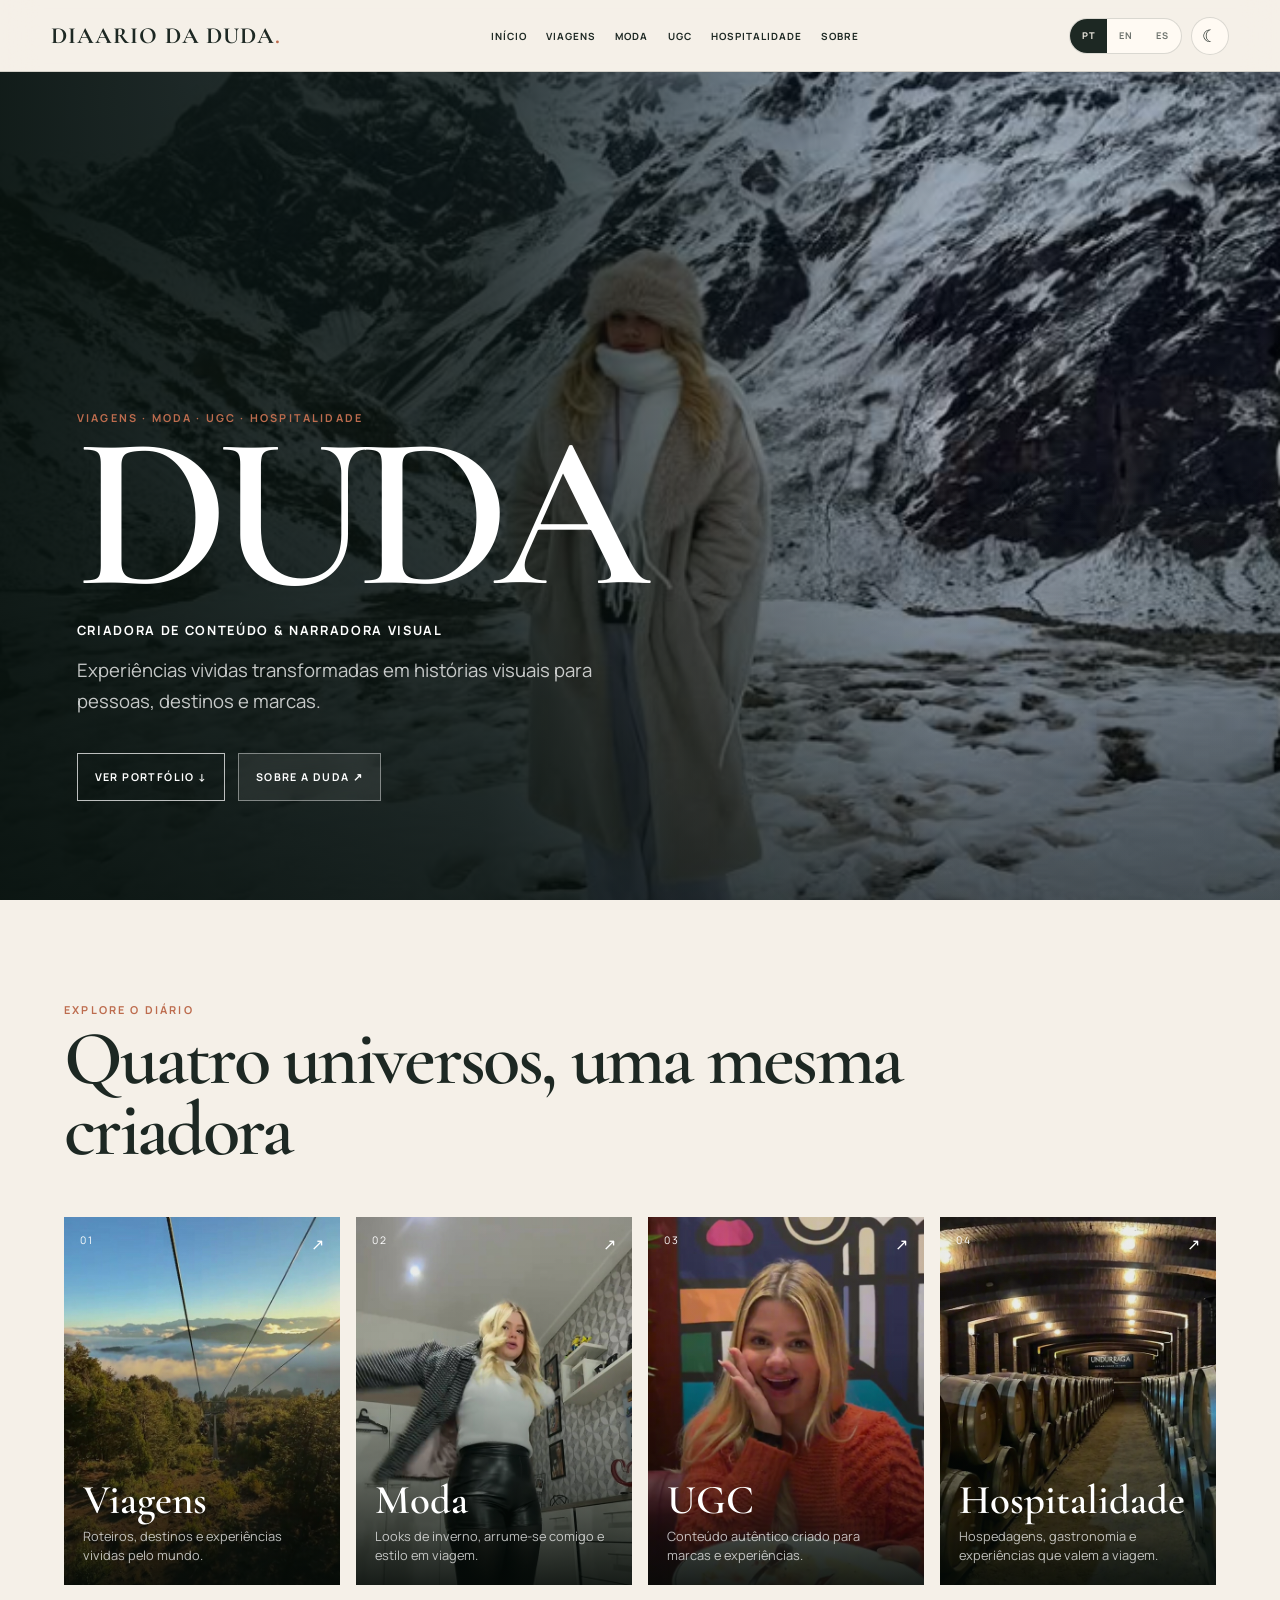
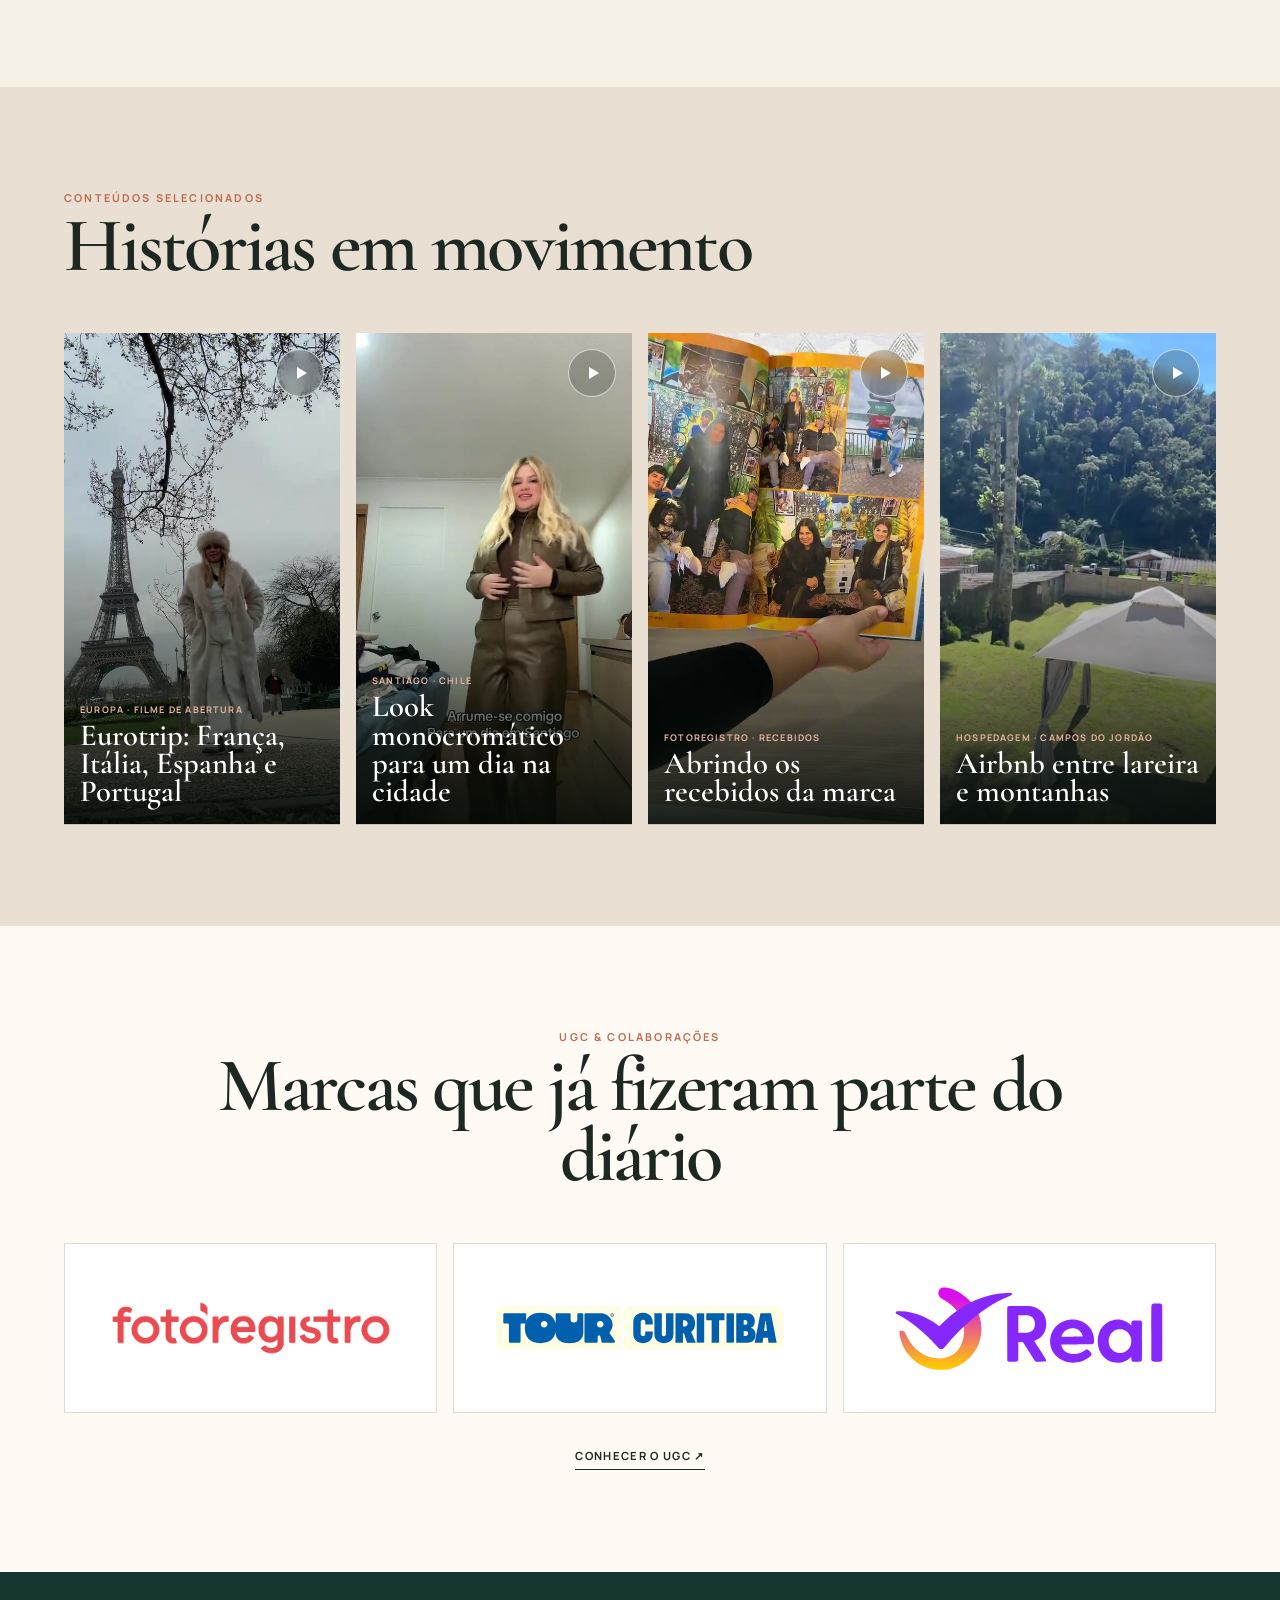
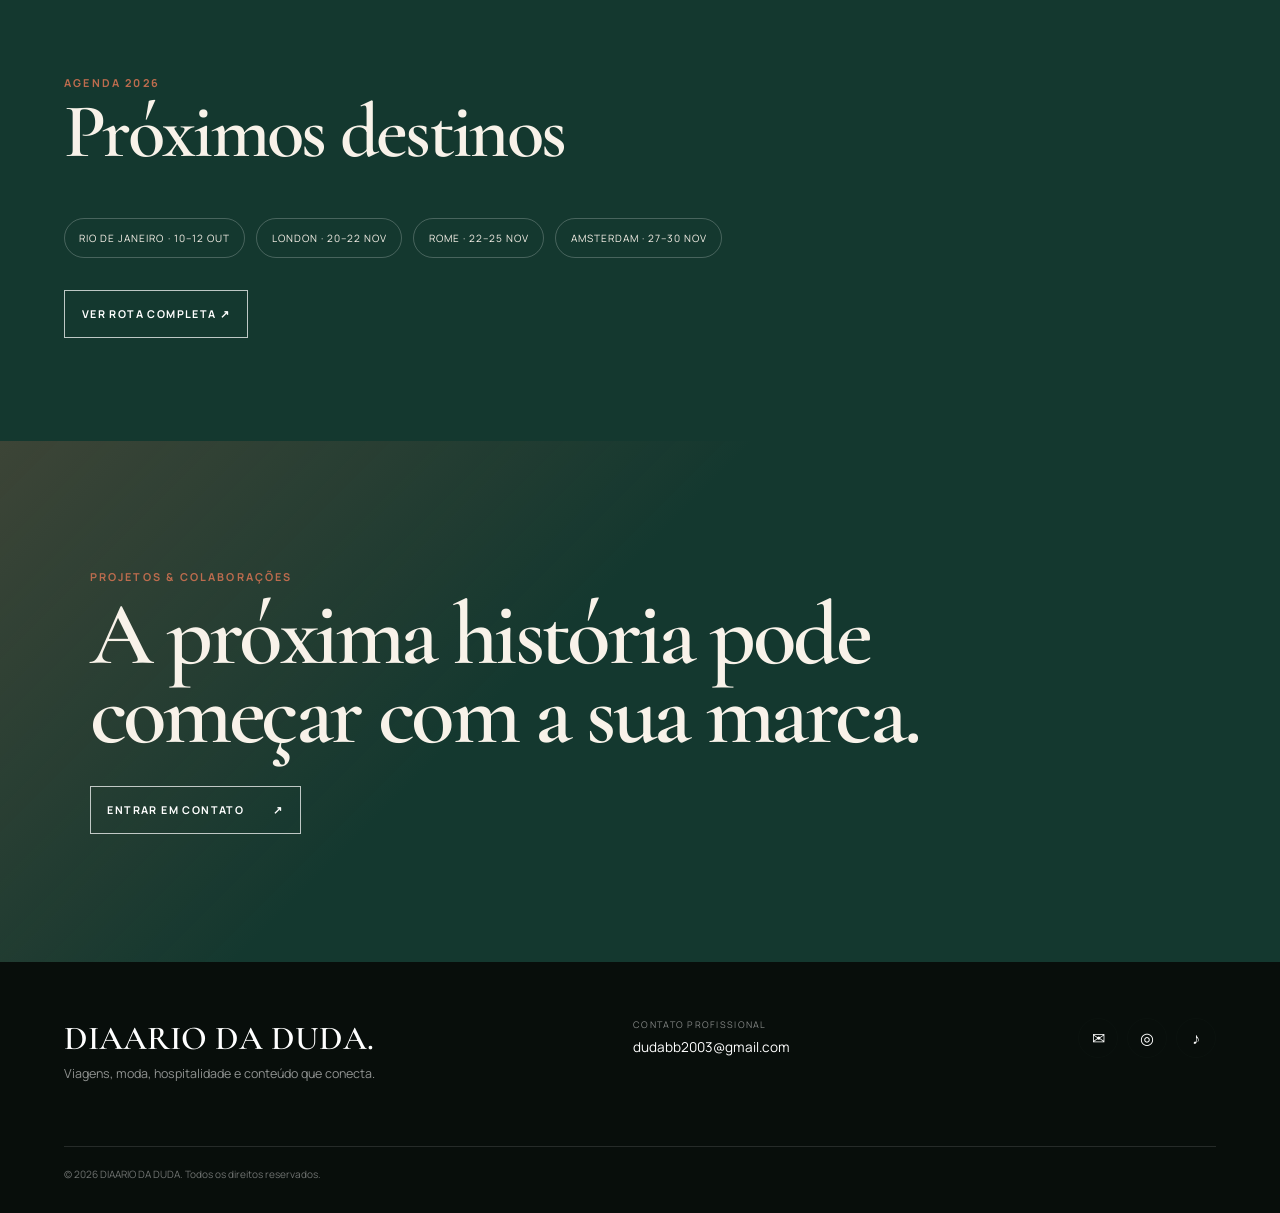
<file: index.html>
<!doctype html>
<html lang="pt-BR" data-theme="light">
<head>
  <meta charset="utf-8">
  <meta name="viewport" content="width=device-width,initial-scale=1">
  <meta name="description" content="Portfólio do DIÁARIO DA DUDA: viagens, moda, UGC e hospitalidade.">
  <title>DIAARIO DA DUDA</title>
  <link rel="icon" href="assets/favicon.svg">
  <link rel="stylesheet" href="css/style.css">
  <script>try{document.documentElement.dataset.theme=localStorage.getItem('duda-theme')||'light'}catch(e){}</script>
</head>
<body data-page="home"><div id="app"></div><script src="js/script.js"></script></body>
</html>
</file>
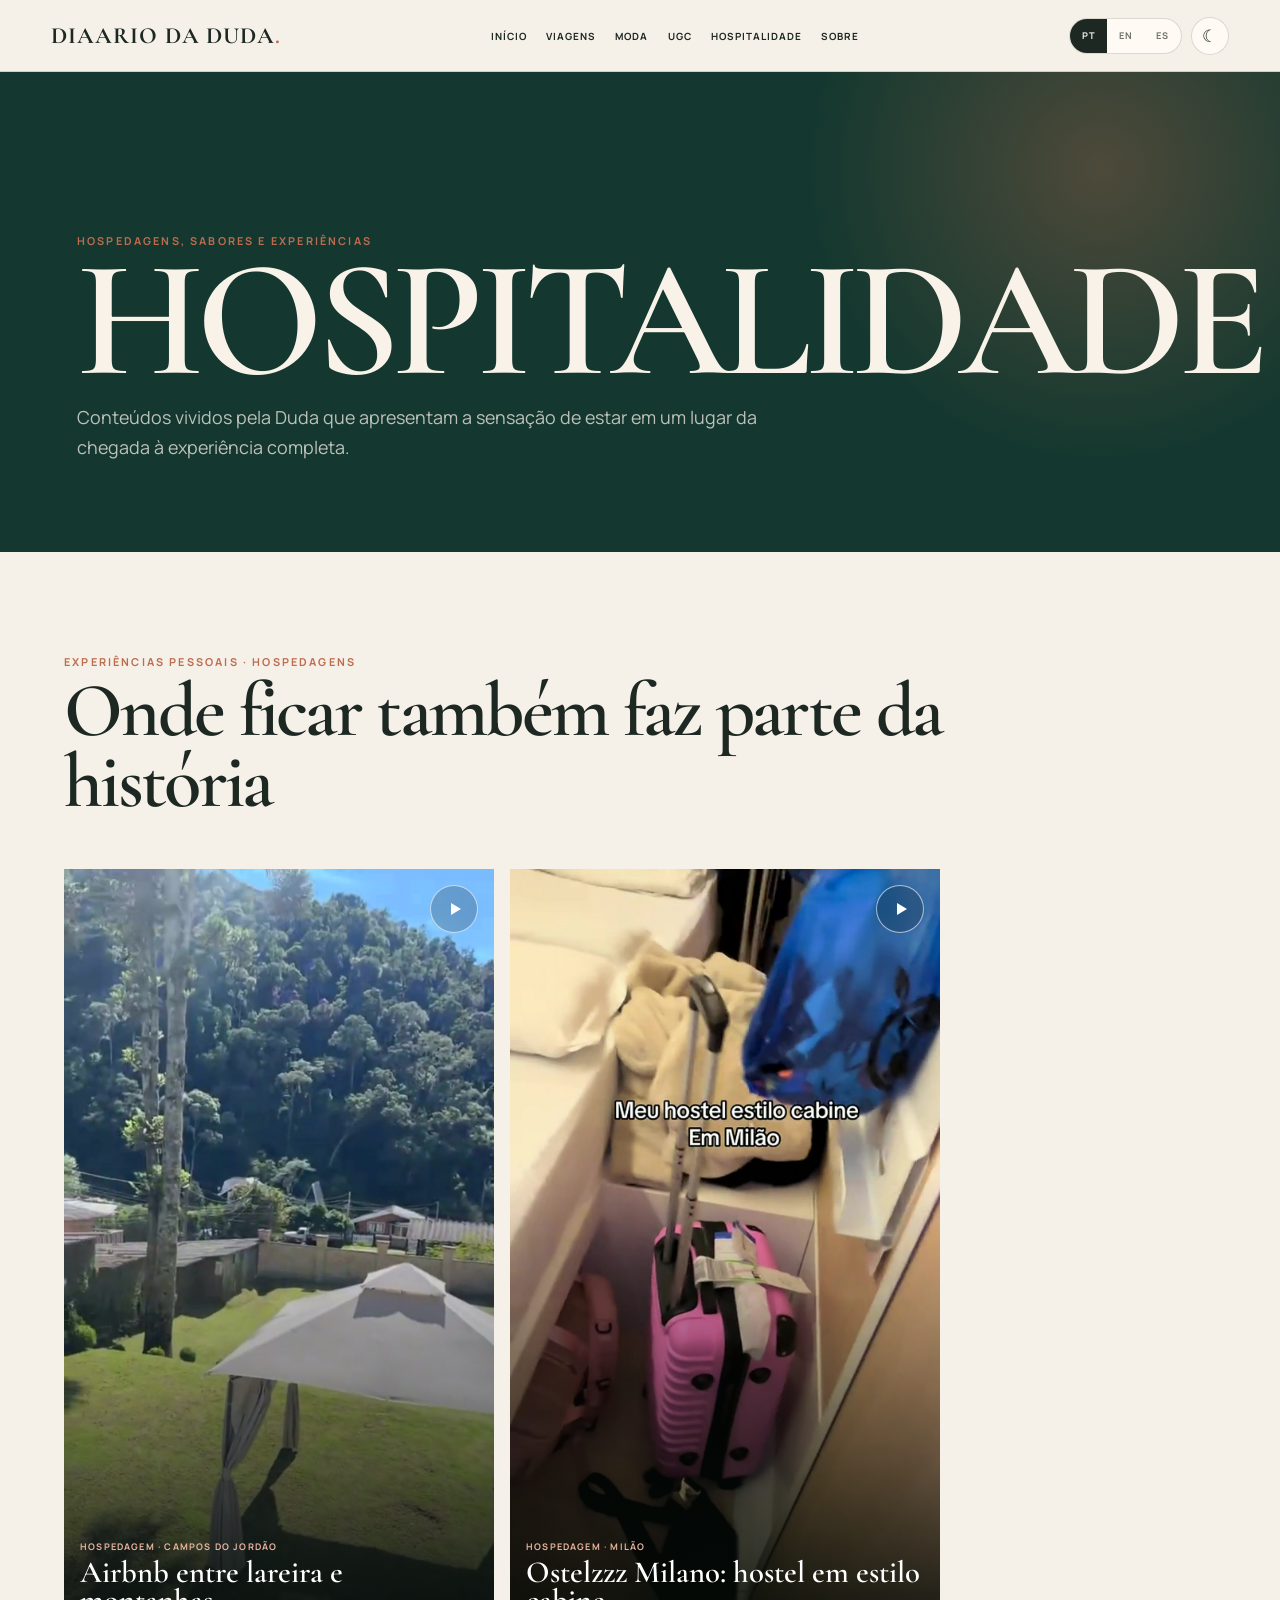
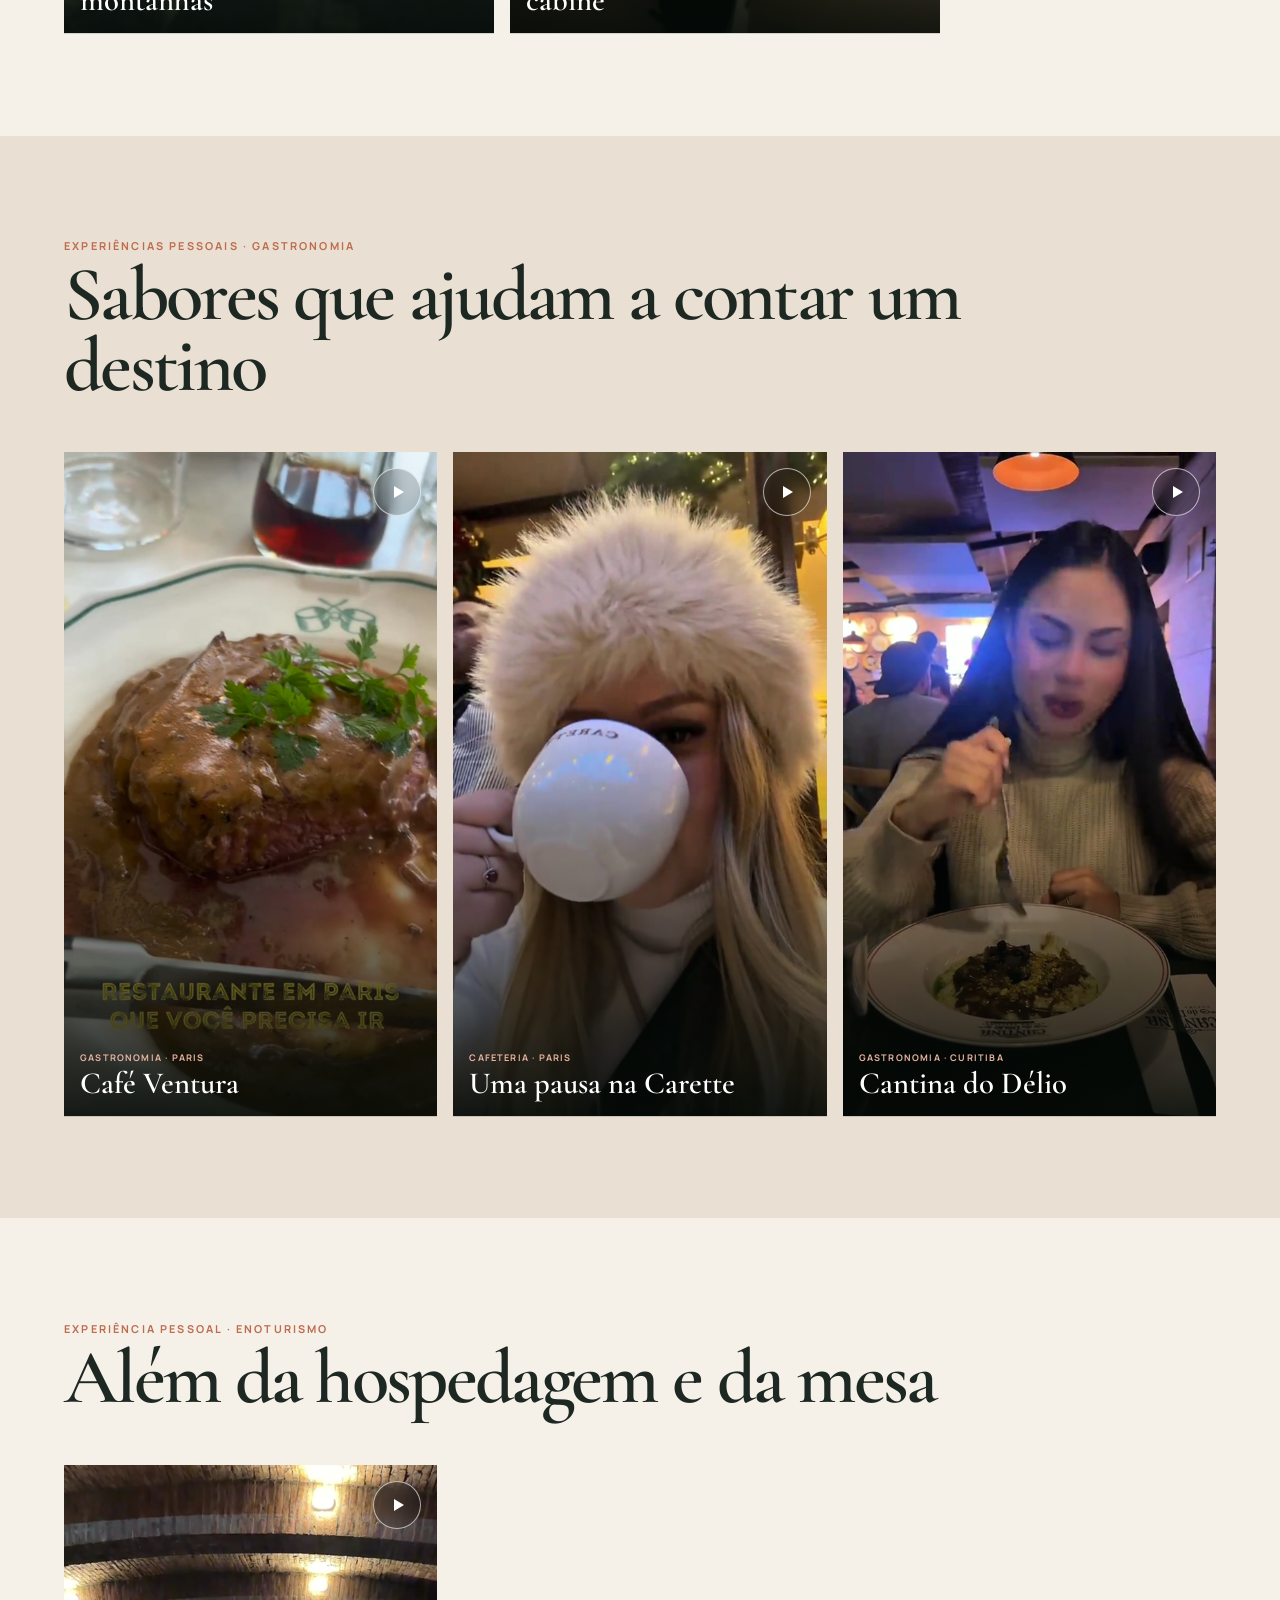
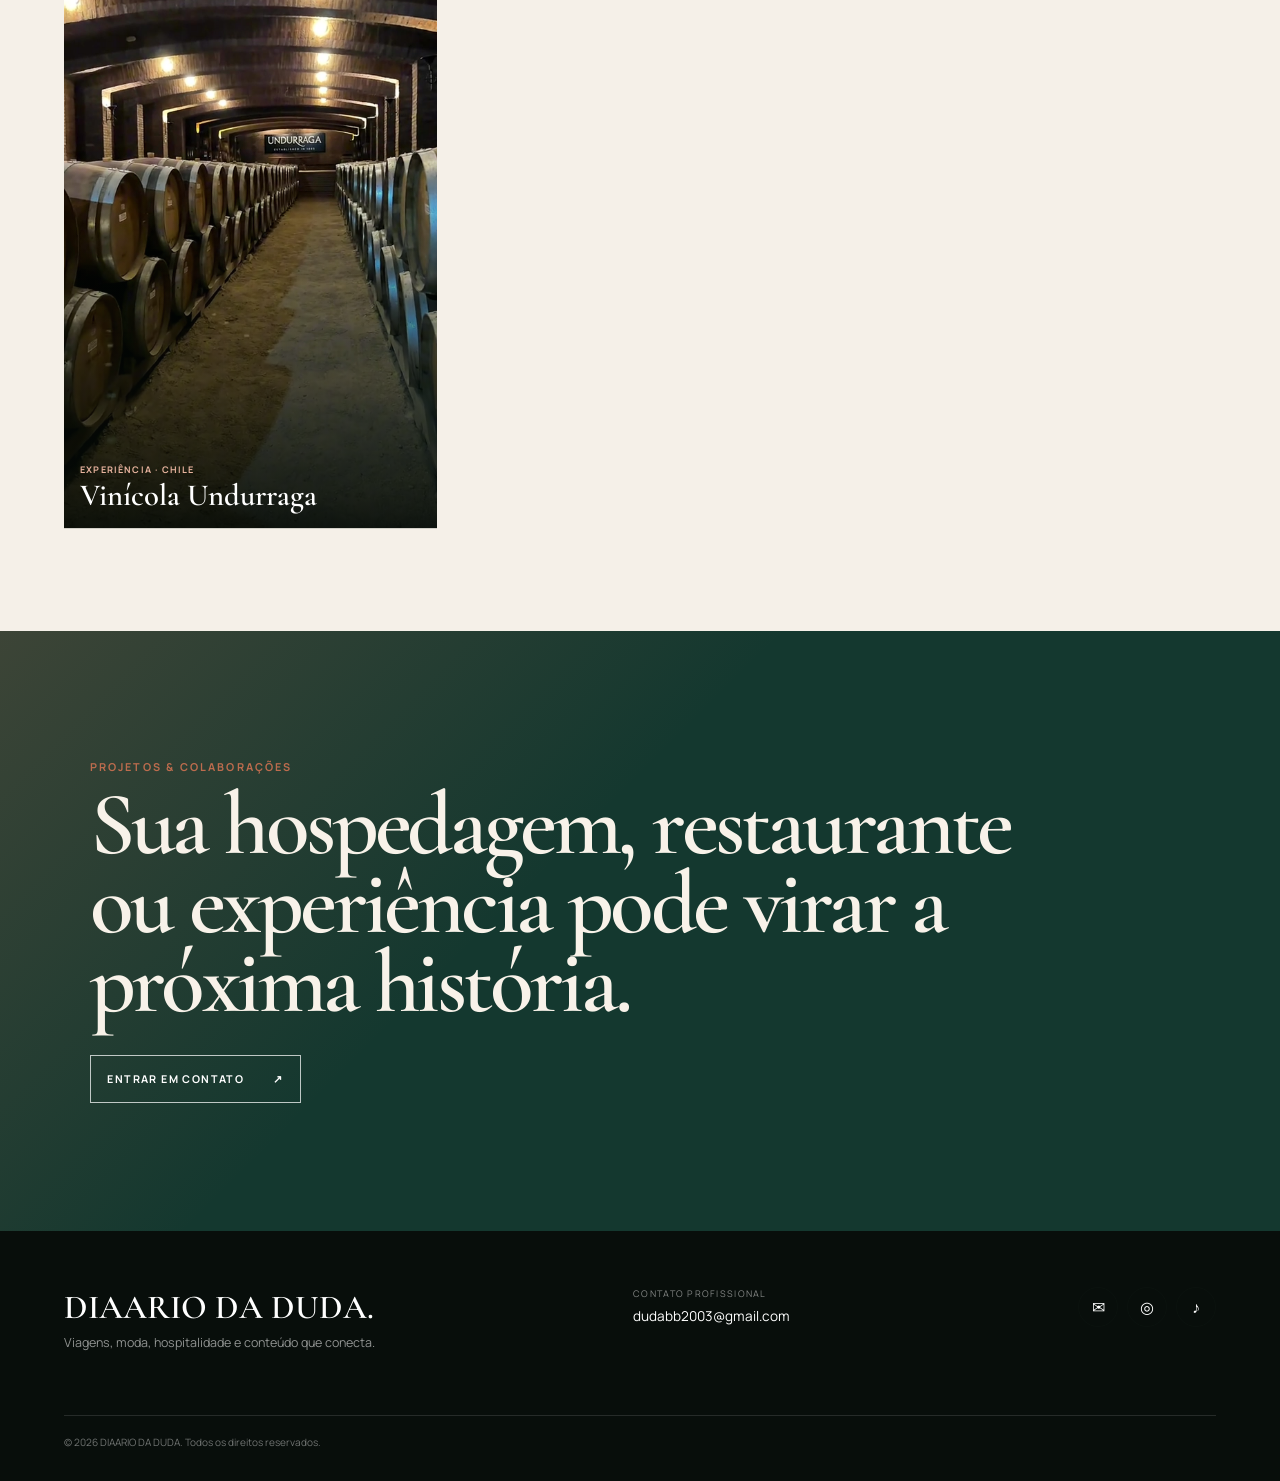
<file: hospitalidade.html>
<!doctype html><html lang="pt-BR" data-theme="light"><head><meta charset="utf-8"><meta name="viewport" content="width=device-width,initial-scale=1"><meta name="description" content="Hospitalidade, gastronomia e experiências vividas pela Duda."><title>Hospitalidade | DIAARIO DA DUDA</title><link rel="icon" href="assets/favicon.svg"><link rel="stylesheet" href="css/style.css"><script>try{document.documentElement.dataset.theme=localStorage.getItem('duda-theme')||'light'}catch(e){}</script></head><body data-page="hospitality"><div id="app"></div><script src="js/script.js"></script></body></html>
</file>
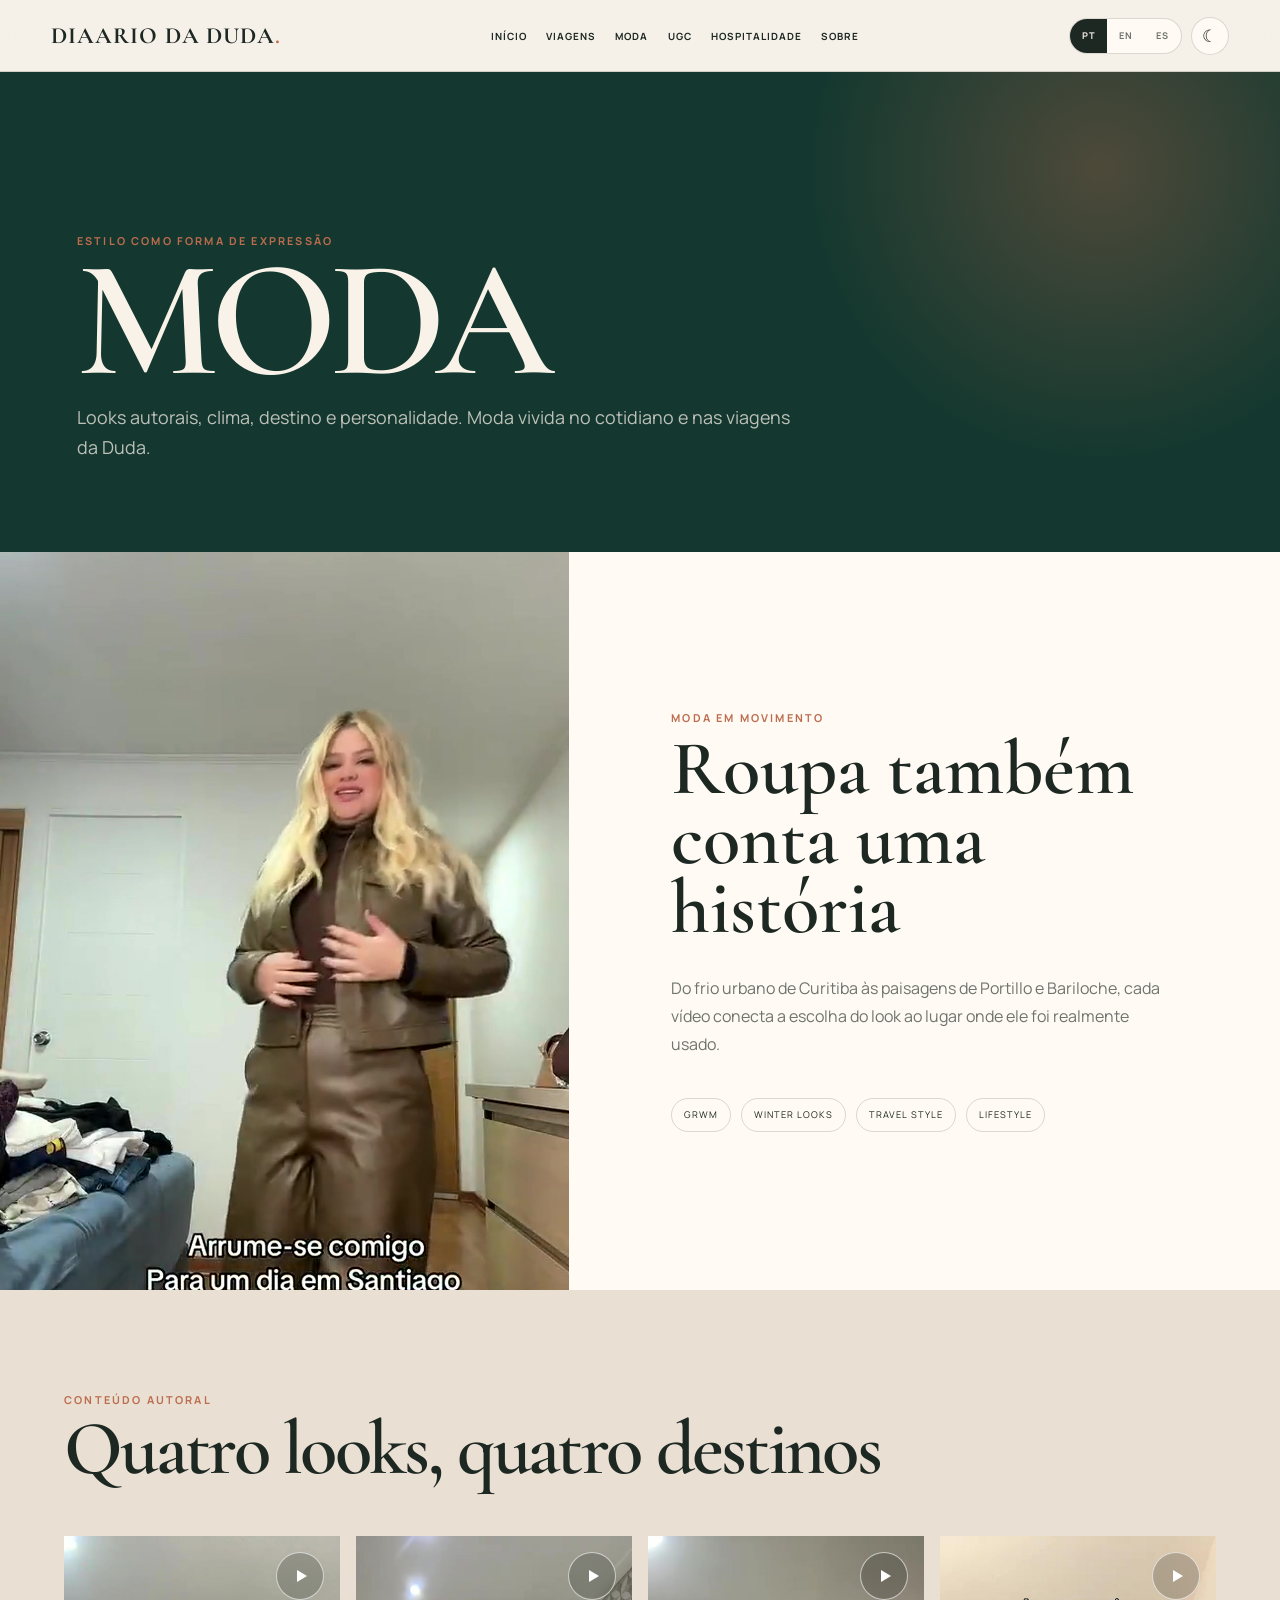
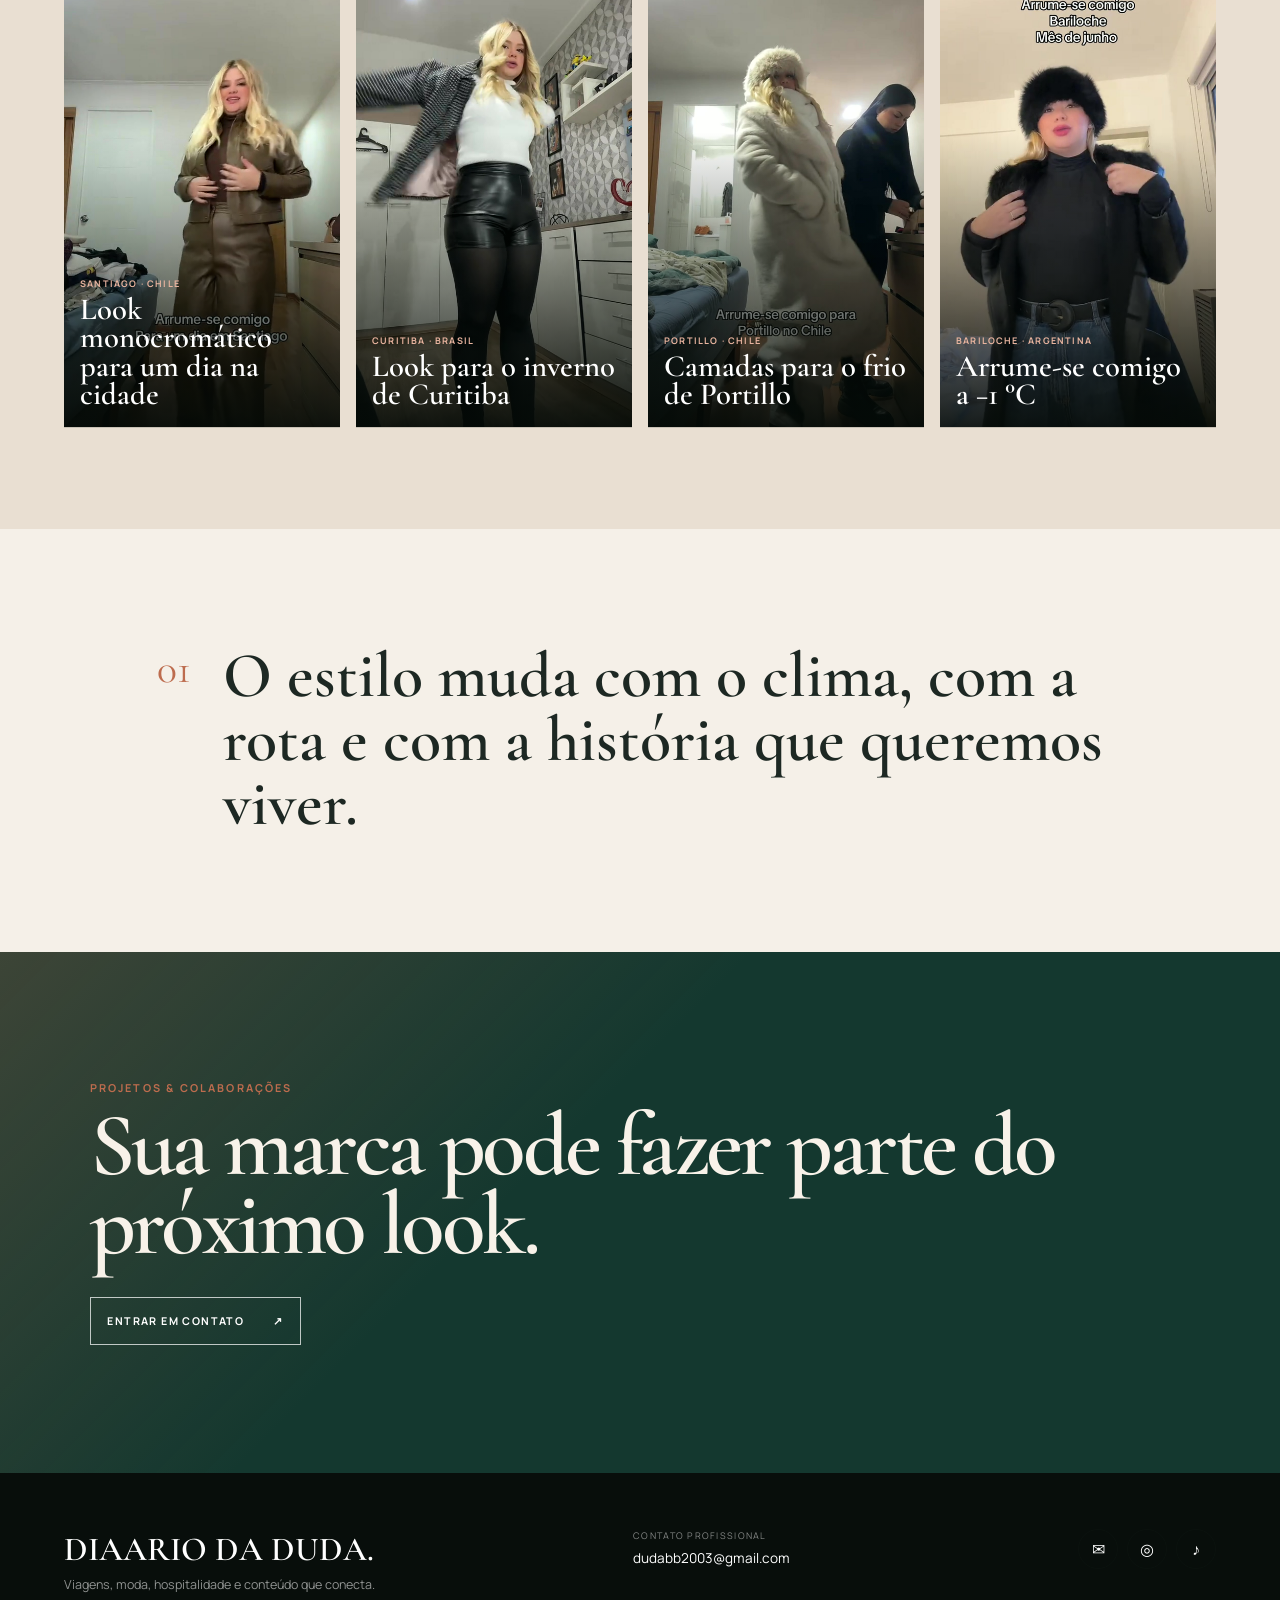
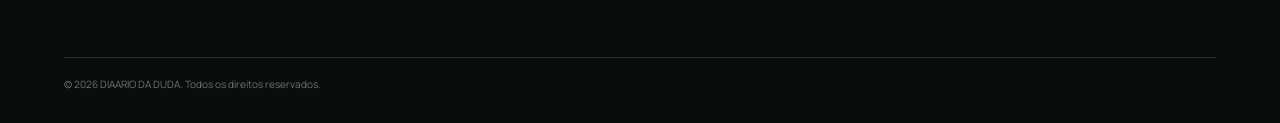
<file: moda.html>
<!doctype html><html lang="pt-BR" data-theme="light"><head><meta charset="utf-8"><meta name="viewport" content="width=device-width,initial-scale=1"><meta name="description" content="Moda autoral e looks de viagem do DIAARIO DA DUDA."><title>Moda | DIAARIO DA DUDA</title><link rel="icon" href="assets/favicon.svg"><link rel="stylesheet" href="css/style.css"><script>try{document.documentElement.dataset.theme=localStorage.getItem('duda-theme')||'light'}catch(e){}</script></head><body data-page="fashion"><div id="app"></div><script src="js/script.js"></script></body></html>
</file>
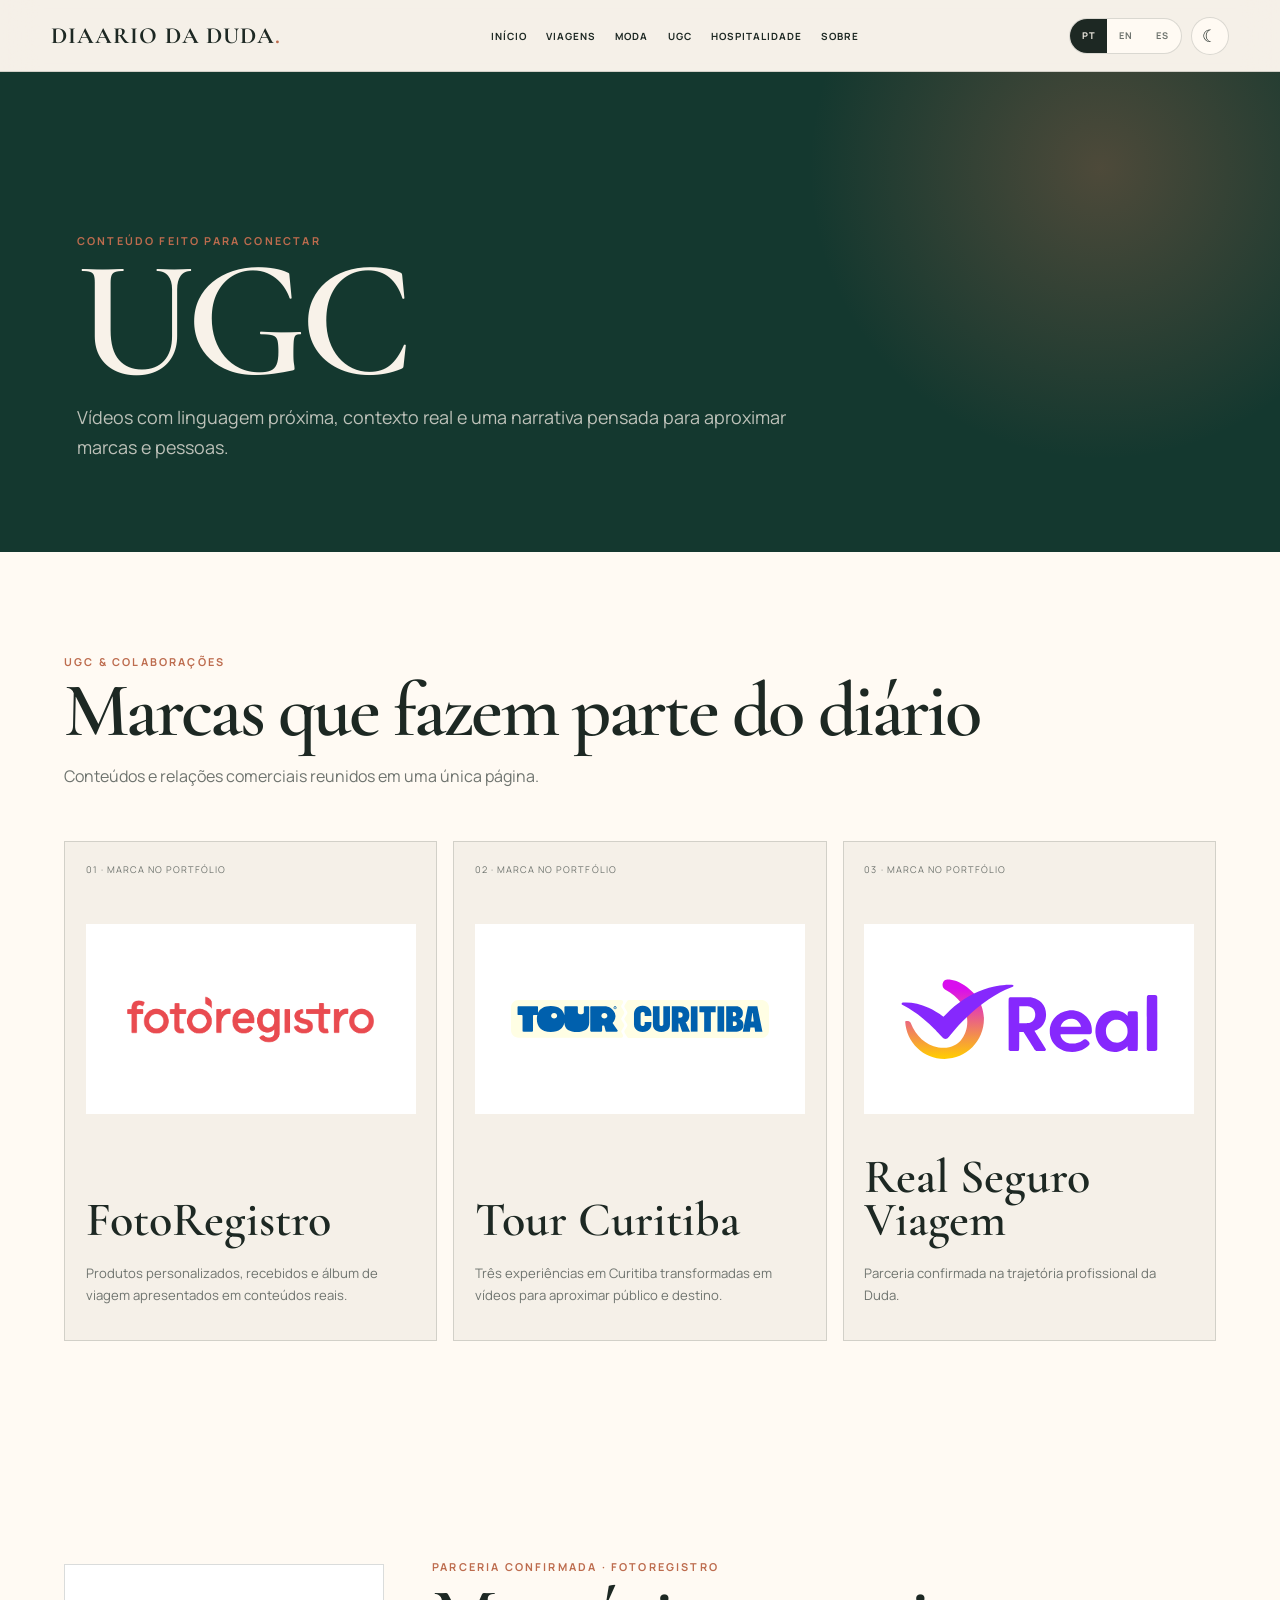
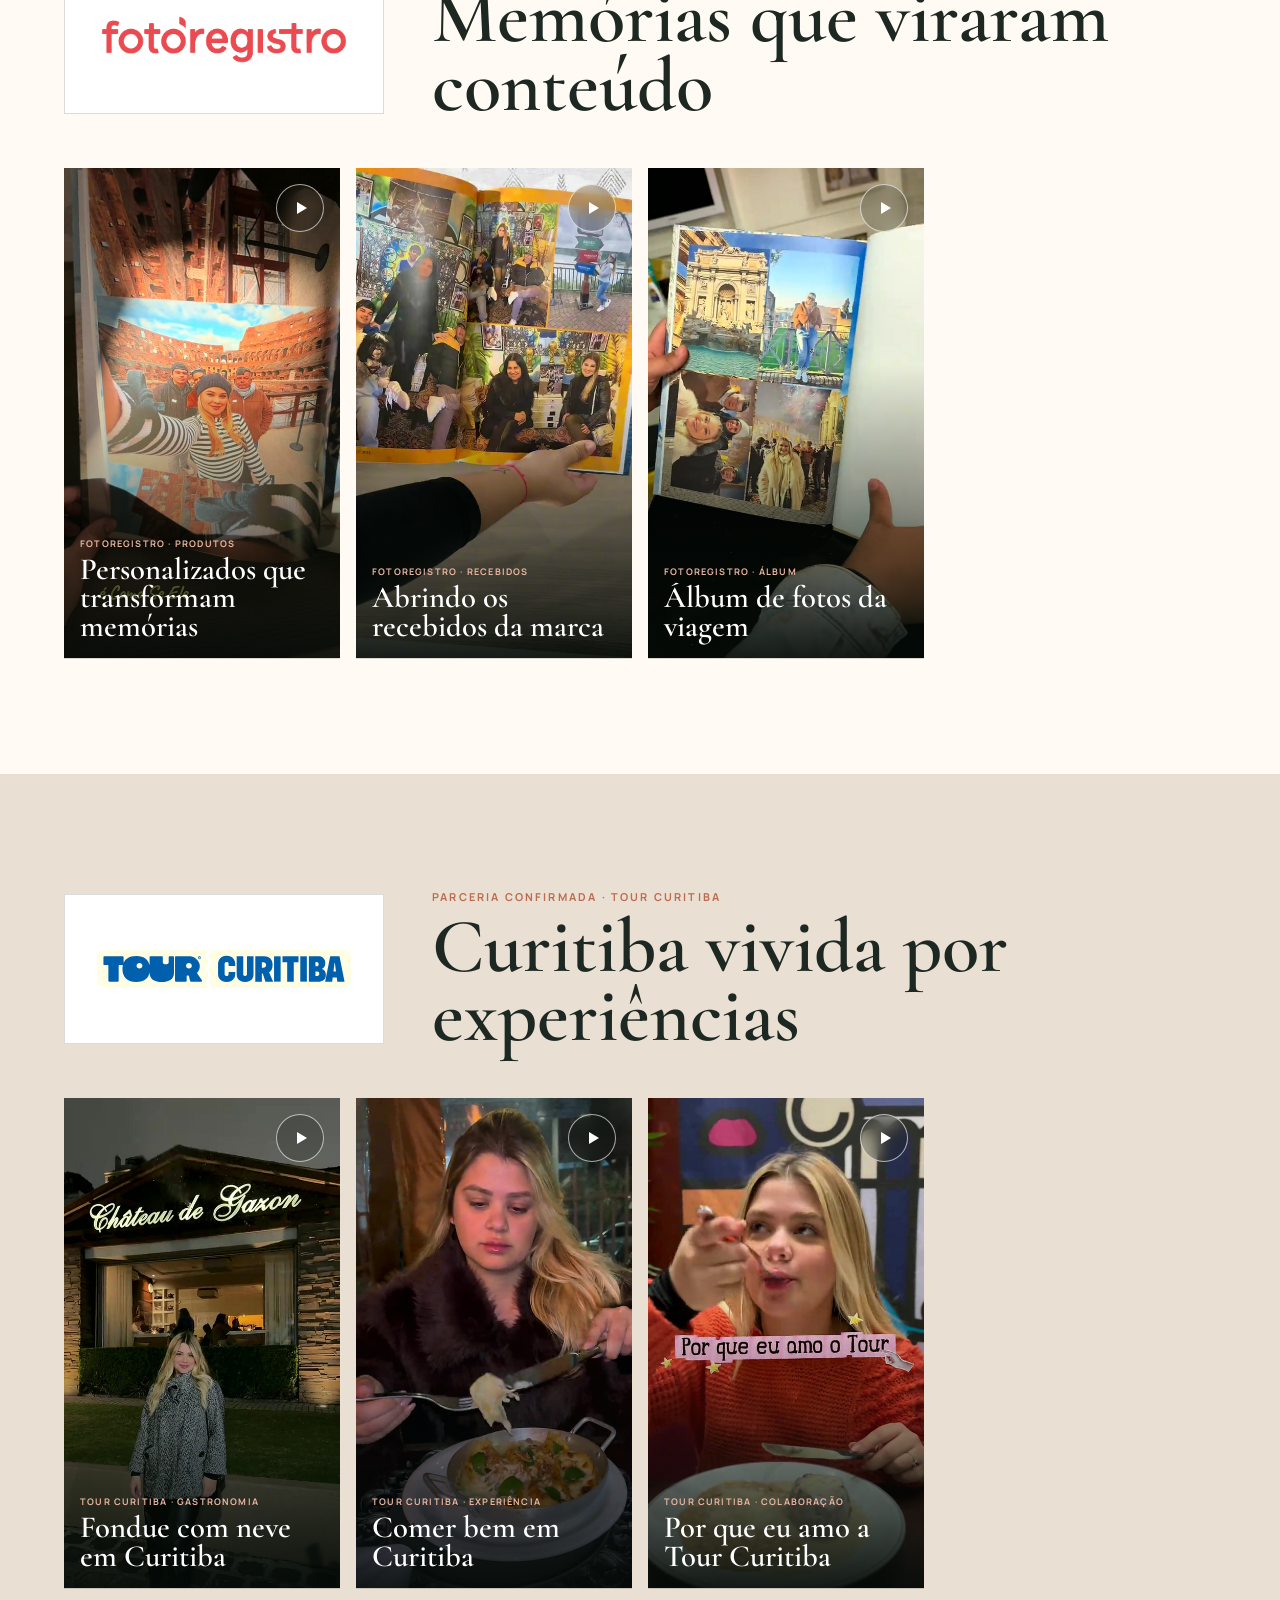
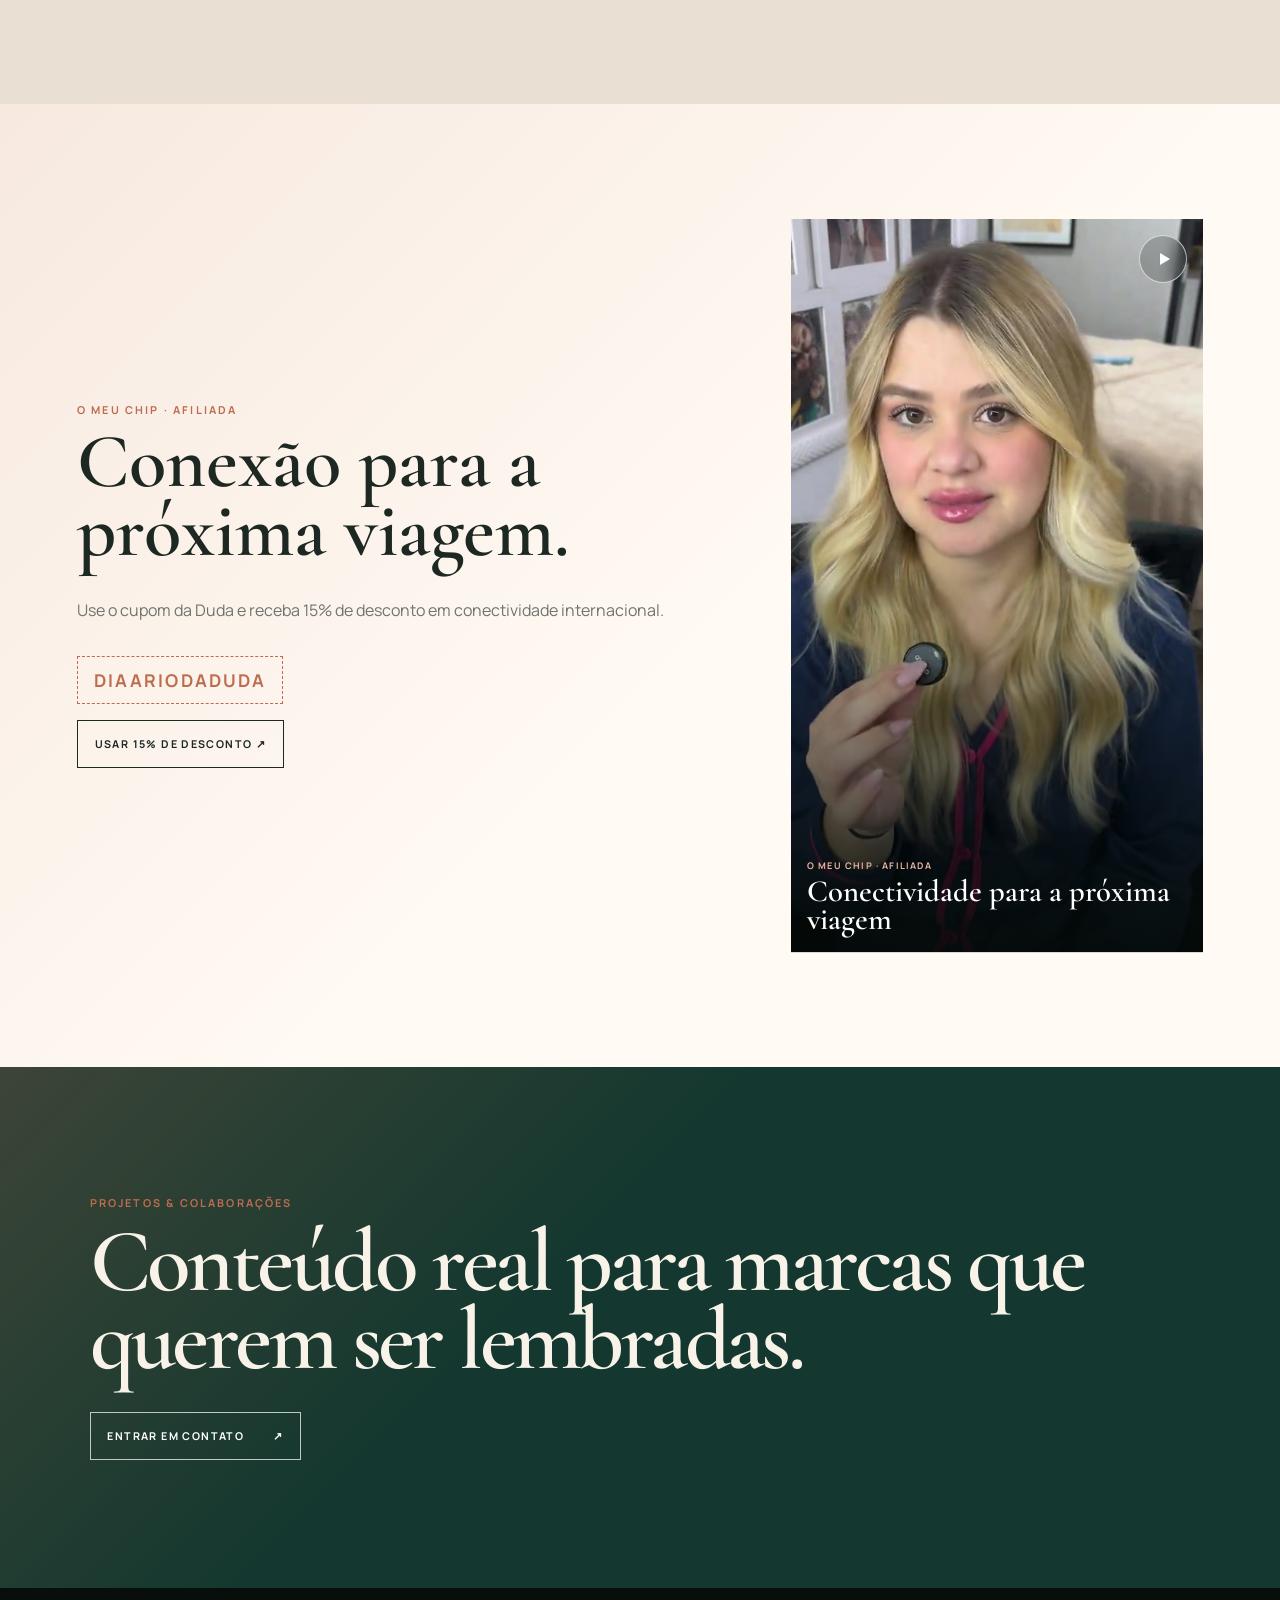
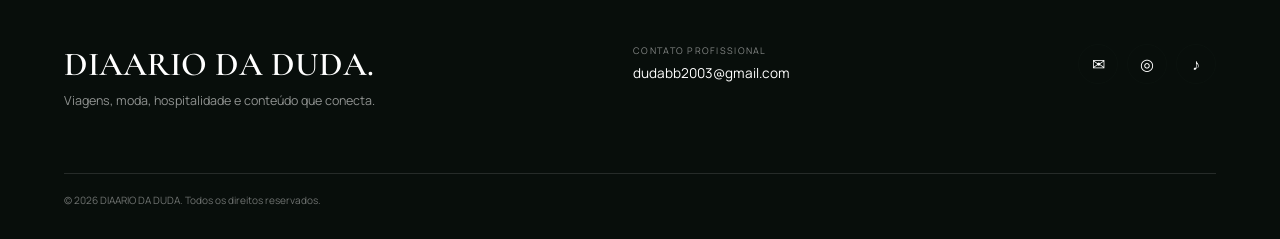
<file: parcerias.html>
<!doctype html><html lang="pt-BR"><head><meta charset="utf-8"><meta name="viewport" content="width=device-width,initial-scale=1"><meta http-equiv="refresh" content="0; url=ugc.html"><meta name="robots" content="noindex"><title>UGC | DIAARIO DA DUDA</title><script>location.replace("ugc.html")</script></head><body><p>Esta página agora faz parte de <a href="ugc.html">UGC</a>.</p></body></html>
</file>
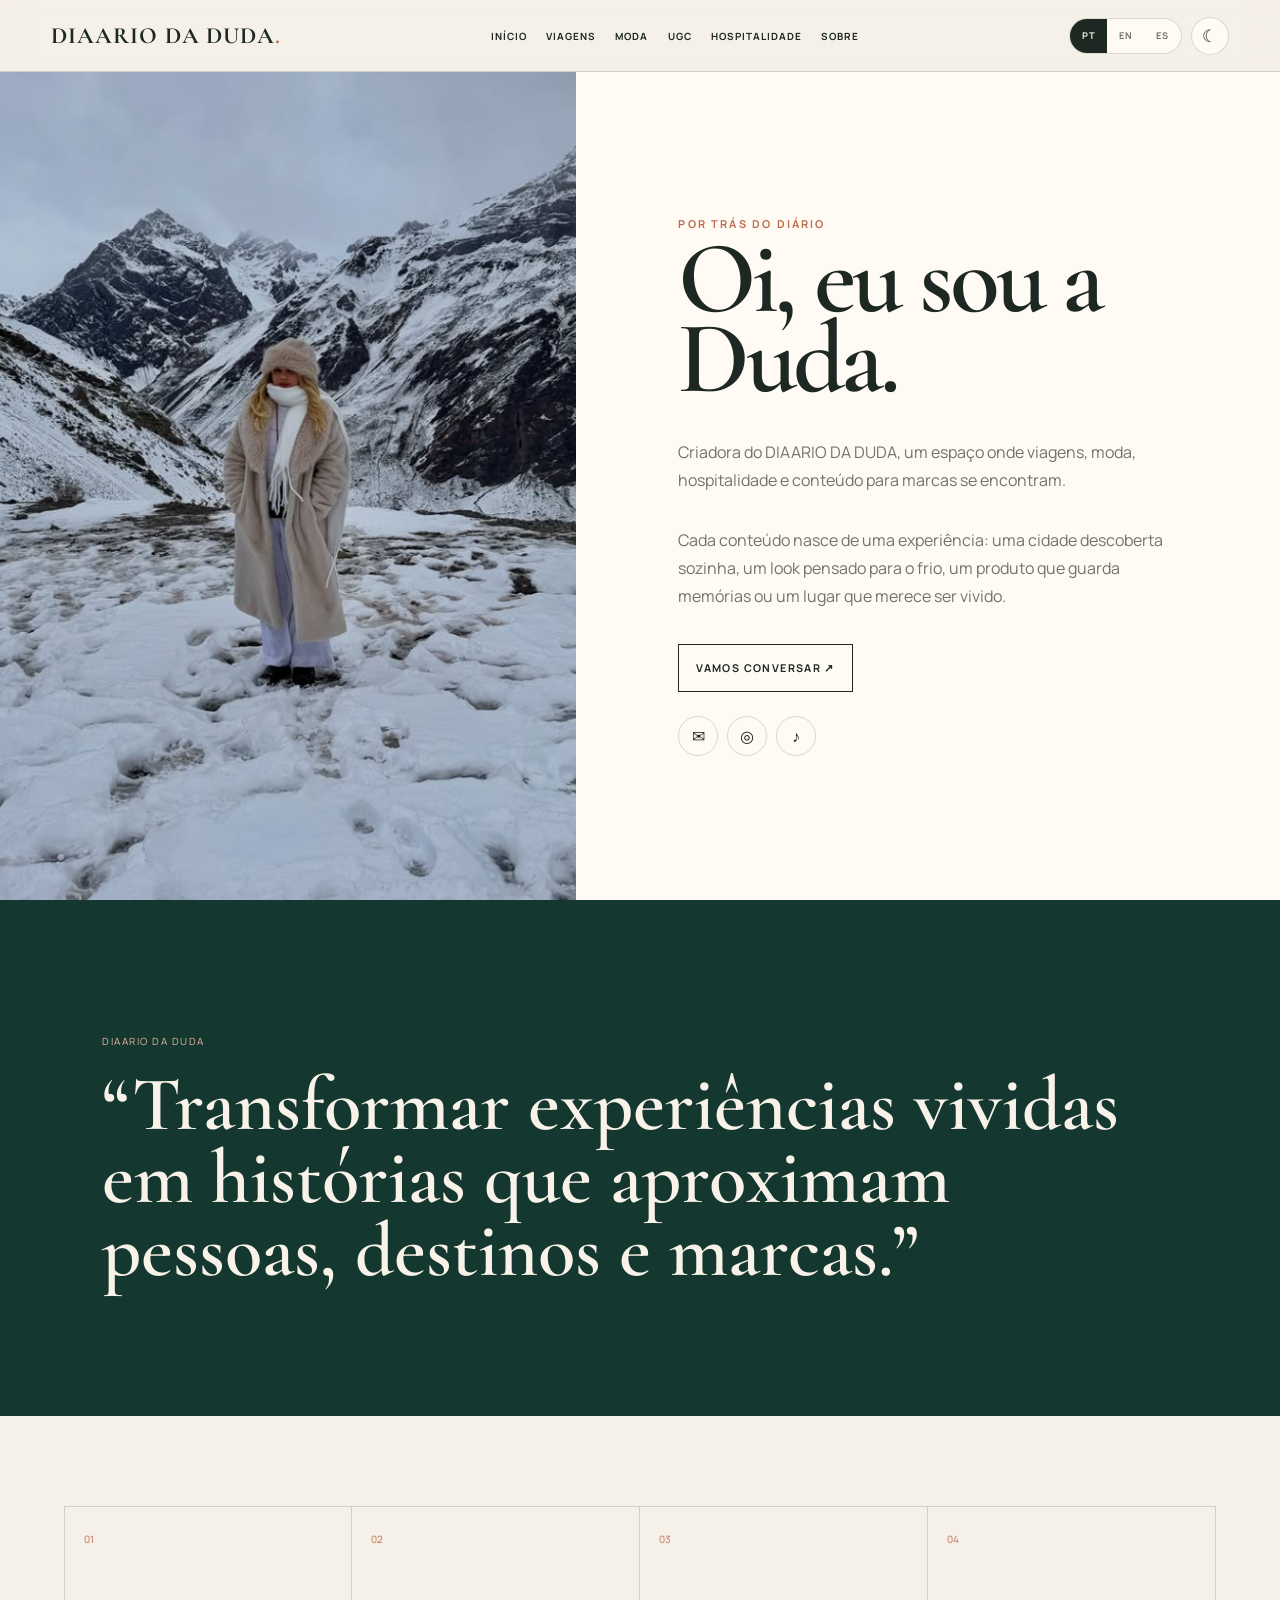
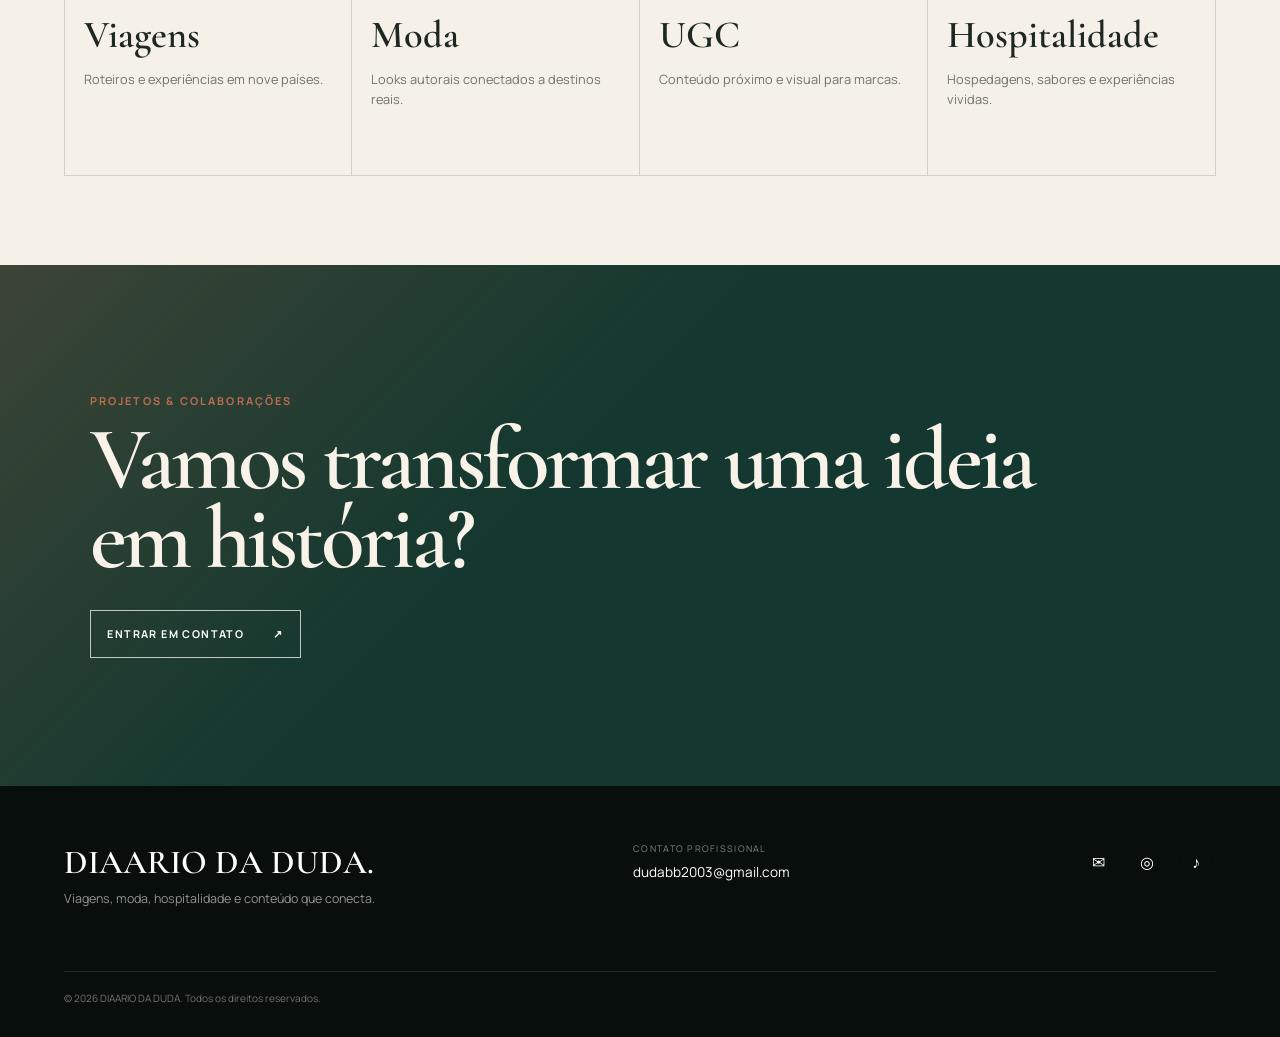
<file: sobre.html>
<!doctype html><html lang="pt-BR" data-theme="light"><head><meta charset="utf-8"><meta name="viewport" content="width=device-width,initial-scale=1"><meta name="description" content="Conheça a criadora do DIAARIO DA DUDA."><title>Sobre | DIAARIO DA DUDA</title><link rel="icon" href="assets/favicon.svg"><link rel="stylesheet" href="css/style.css"><script>try{document.documentElement.dataset.theme=localStorage.getItem('duda-theme')||'light'}catch(e){}</script></head><body data-page="about"><div id="app"></div><script src="js/script.js"></script></body></html>
</file>
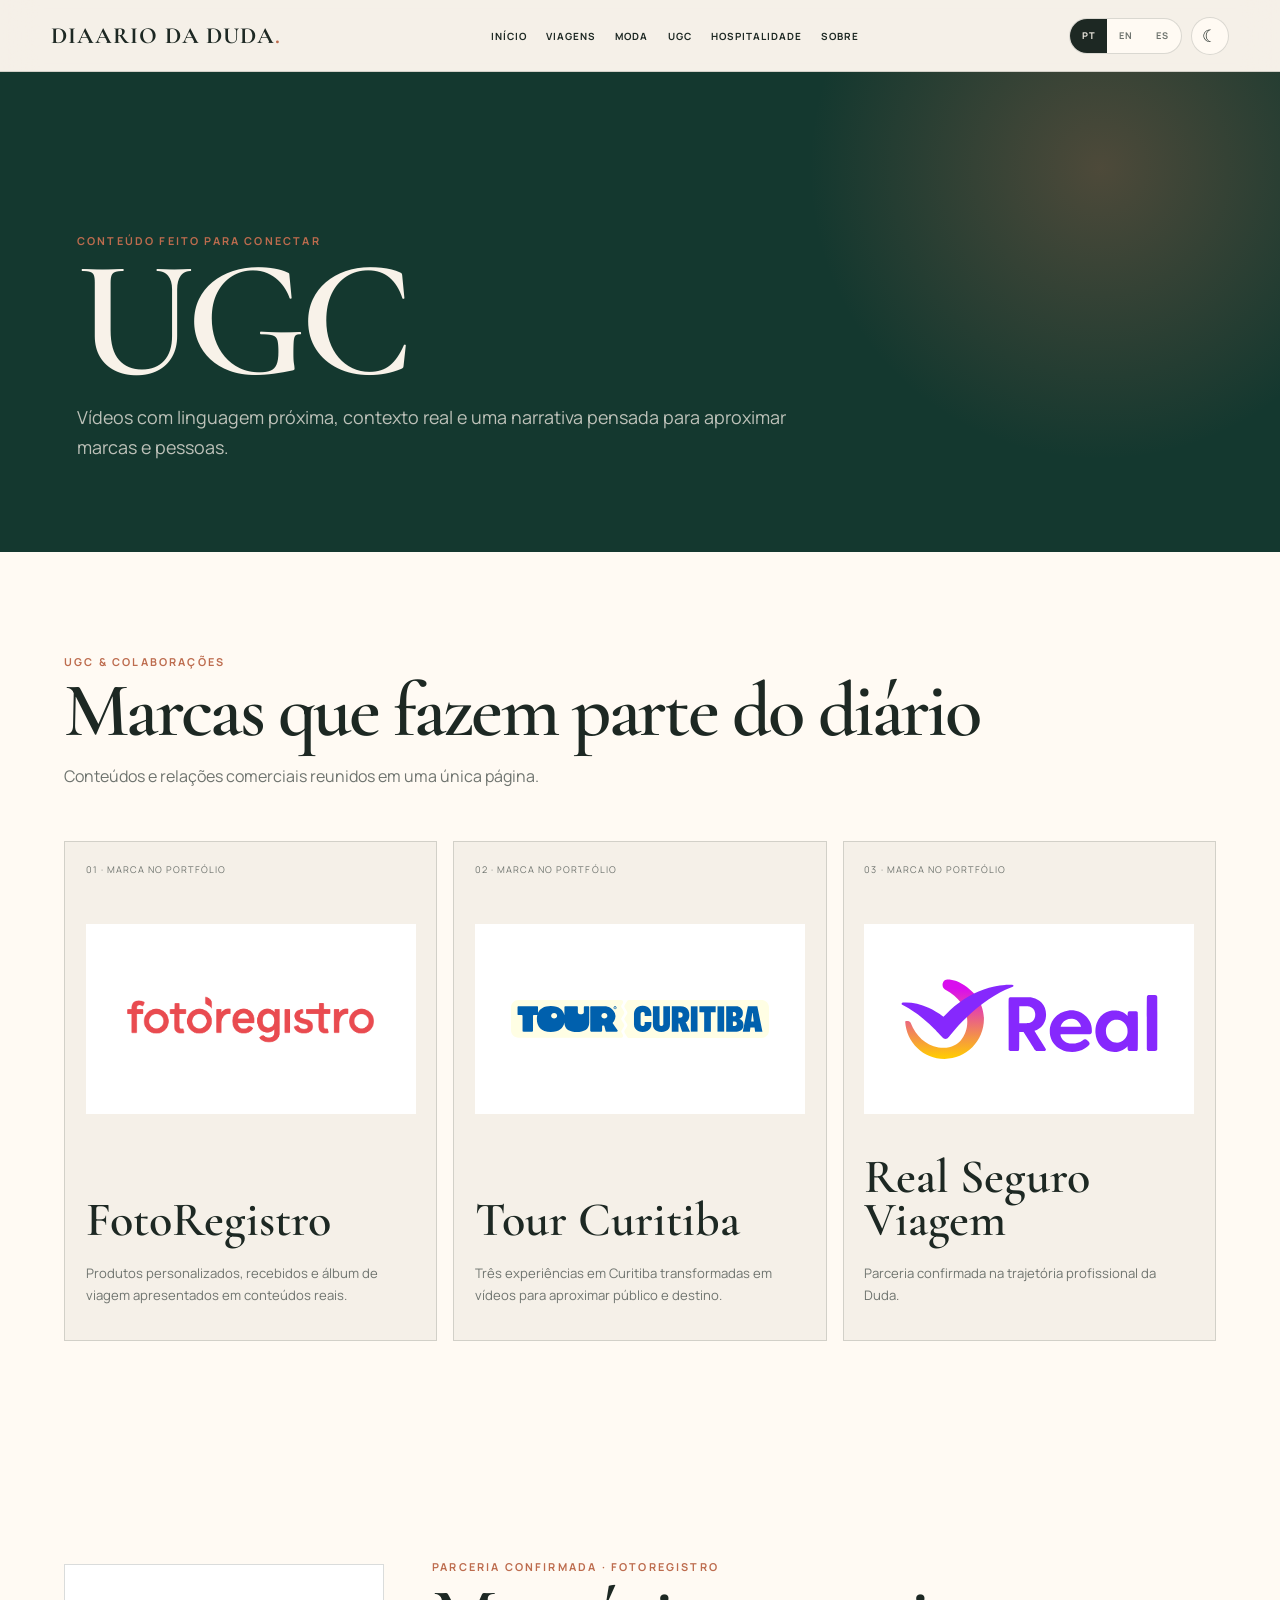
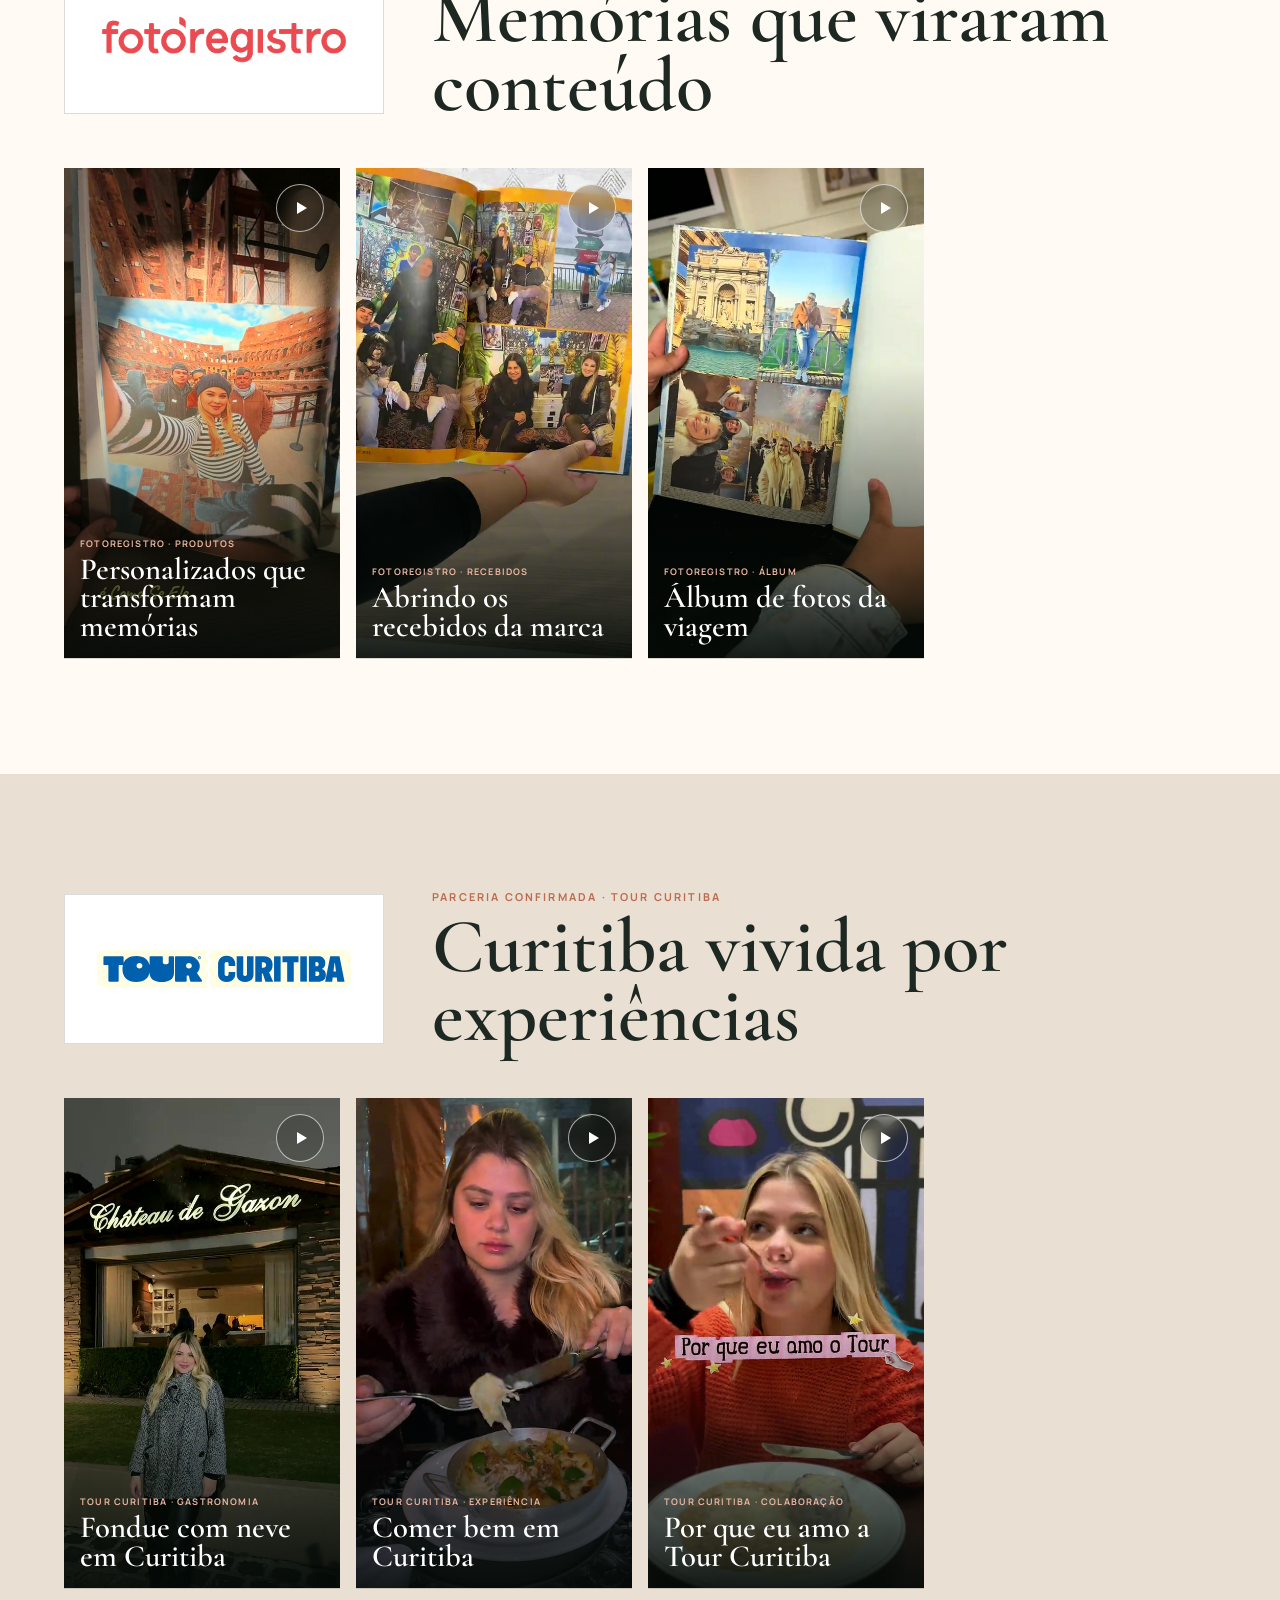
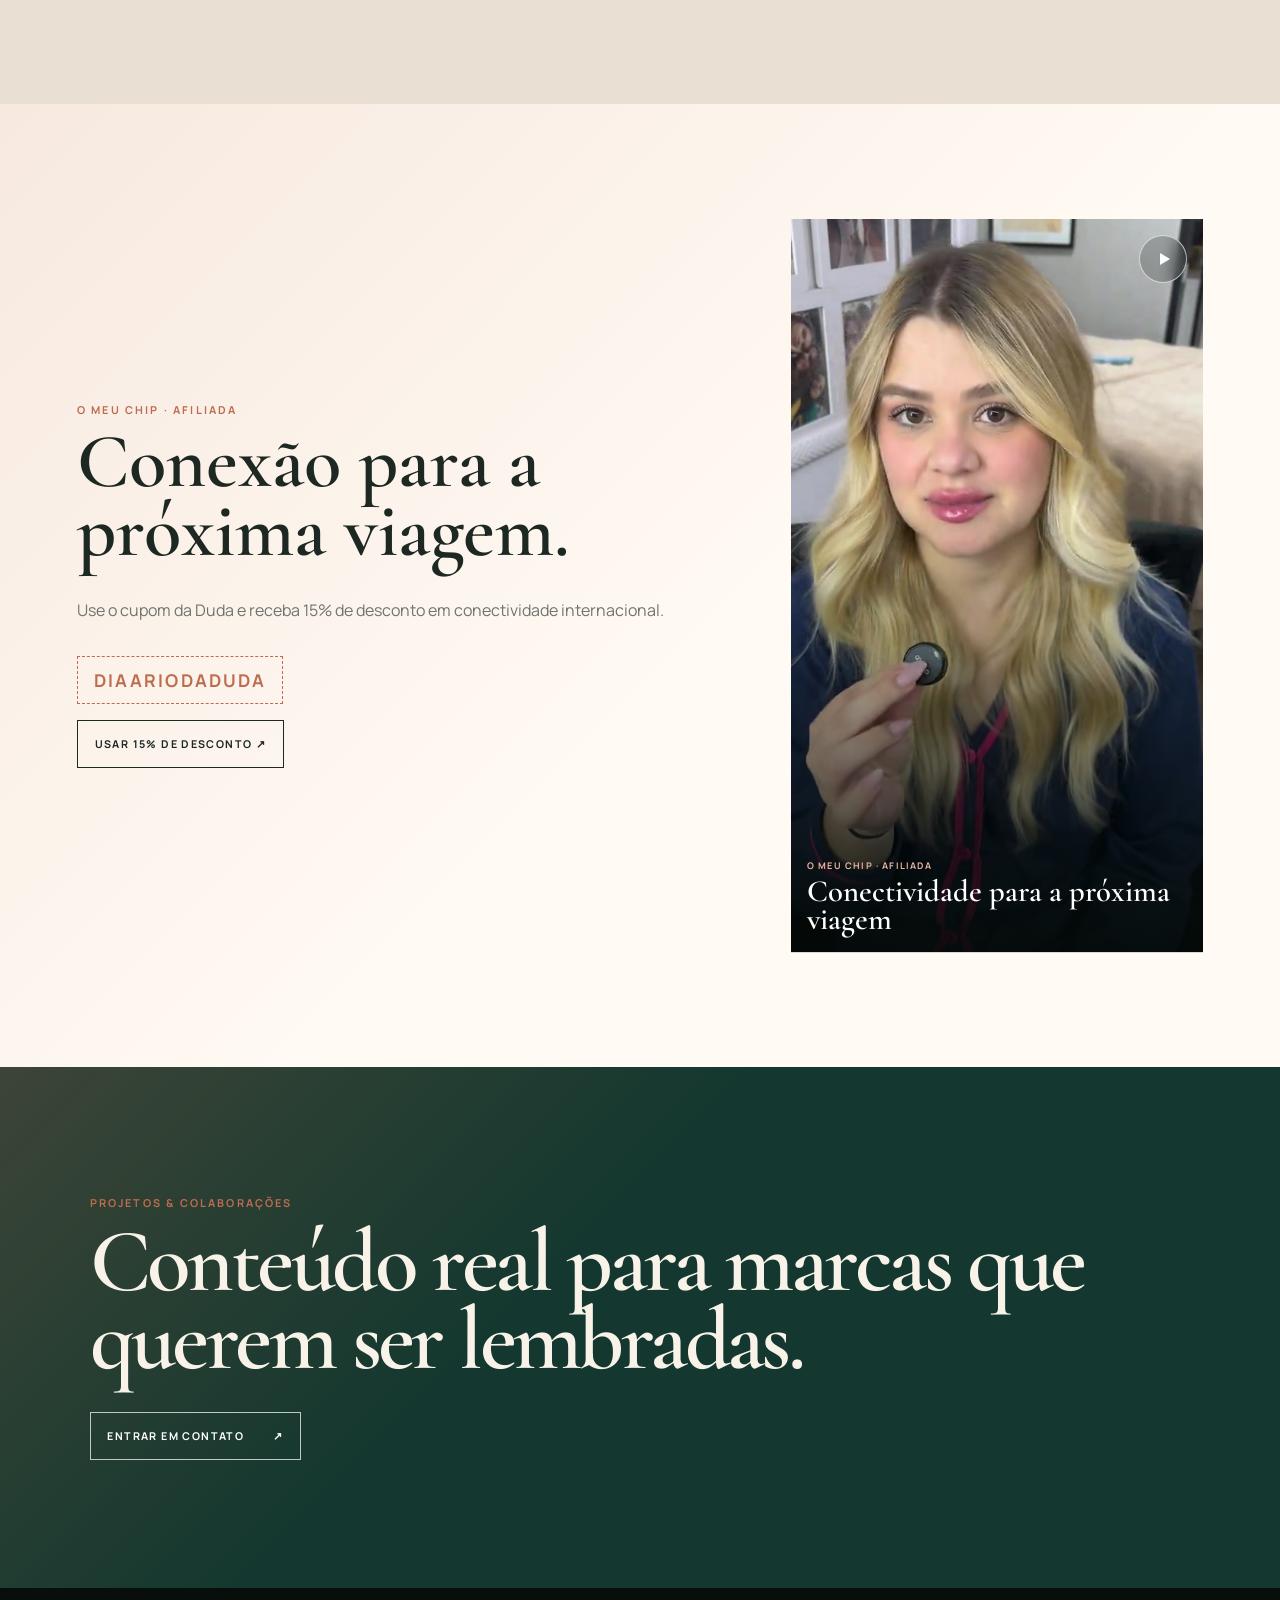
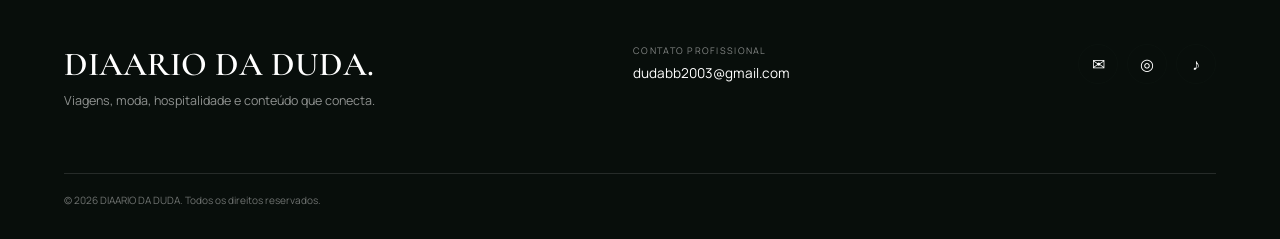
<file: ugc.html>
<!doctype html><html lang="pt-BR" data-theme="light"><head><meta charset="utf-8"><meta name="viewport" content="width=device-width,initial-scale=1"><meta name="description" content="UGC, colaborações e marcas do DIAARIO DA DUDA."><title>UGC | DIAARIO DA DUDA</title><link rel="icon" href="assets/favicon.svg"><link rel="stylesheet" href="css/style.css"><script>try{document.documentElement.dataset.theme=localStorage.getItem('duda-theme')||'light'}catch(e){}</script></head><body data-page="ugc"><div id="app"></div><script src="js/script.js"></script></body></html>
</file>
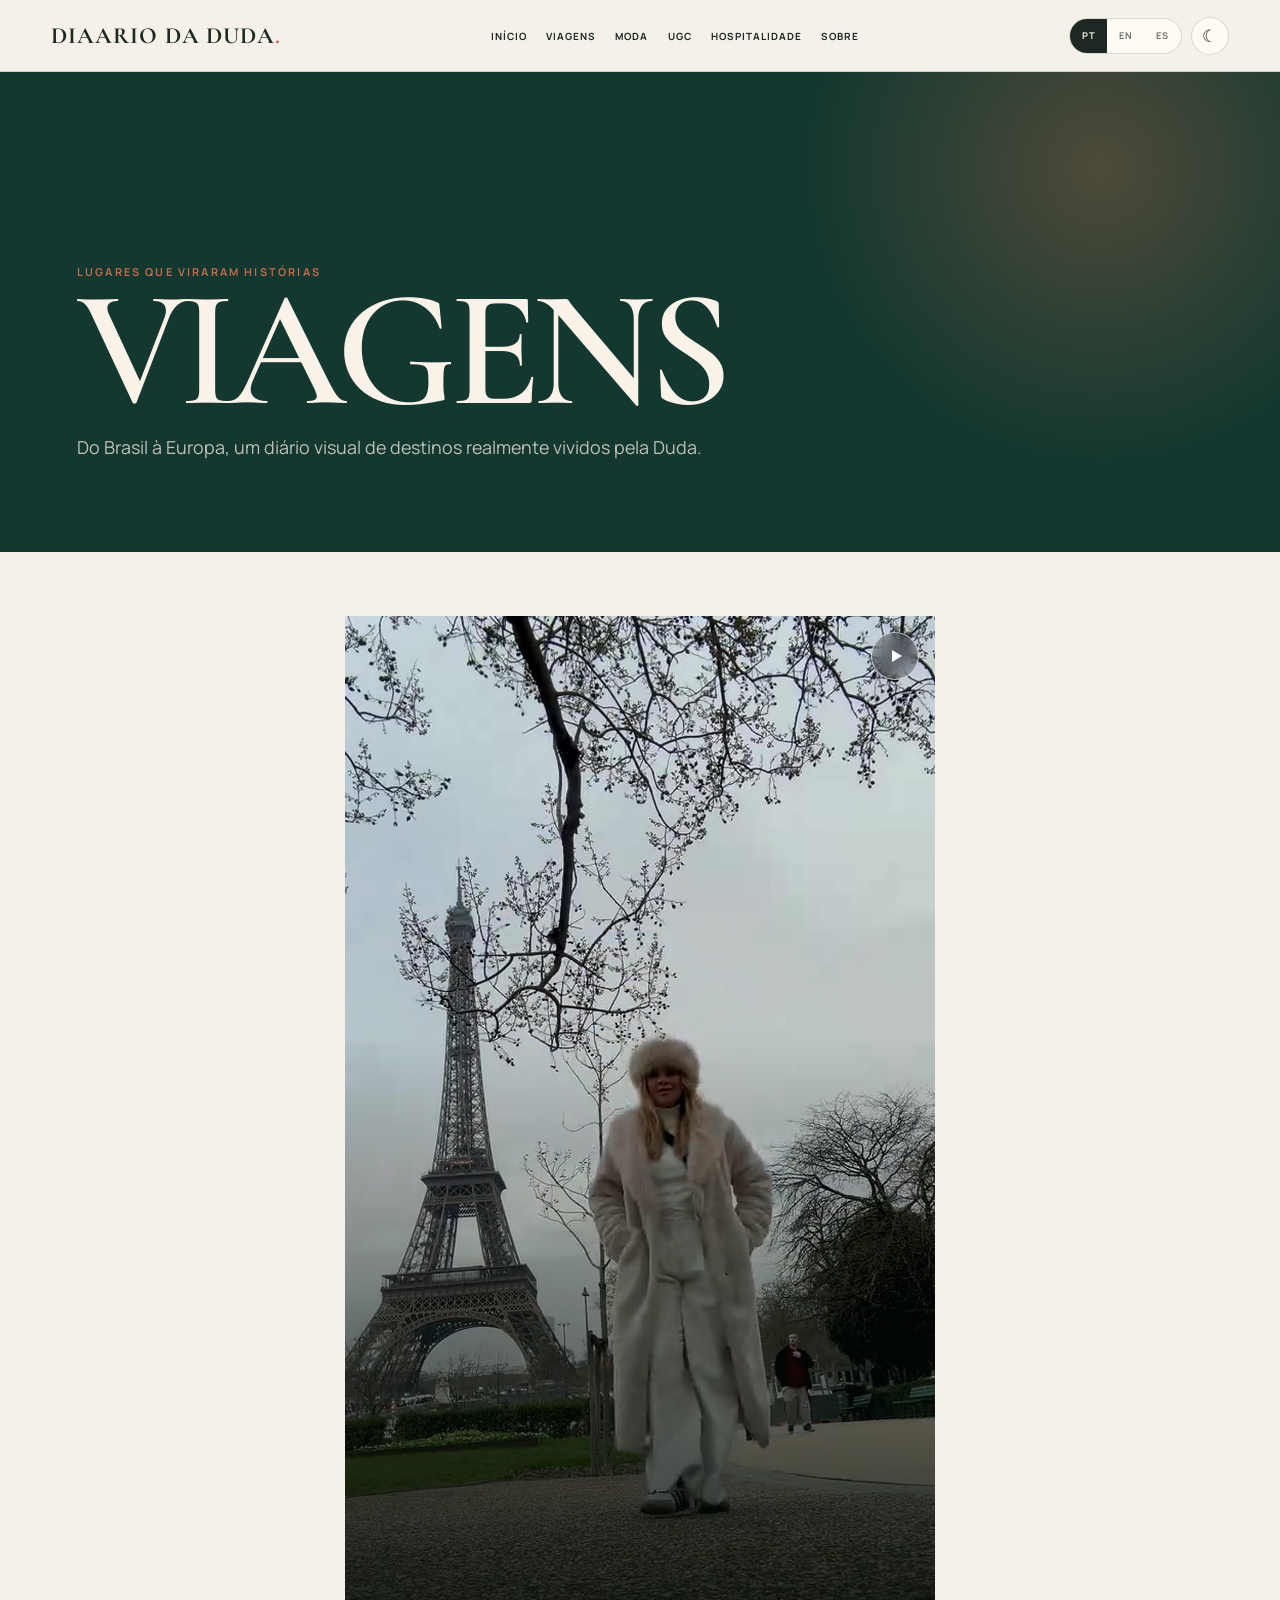
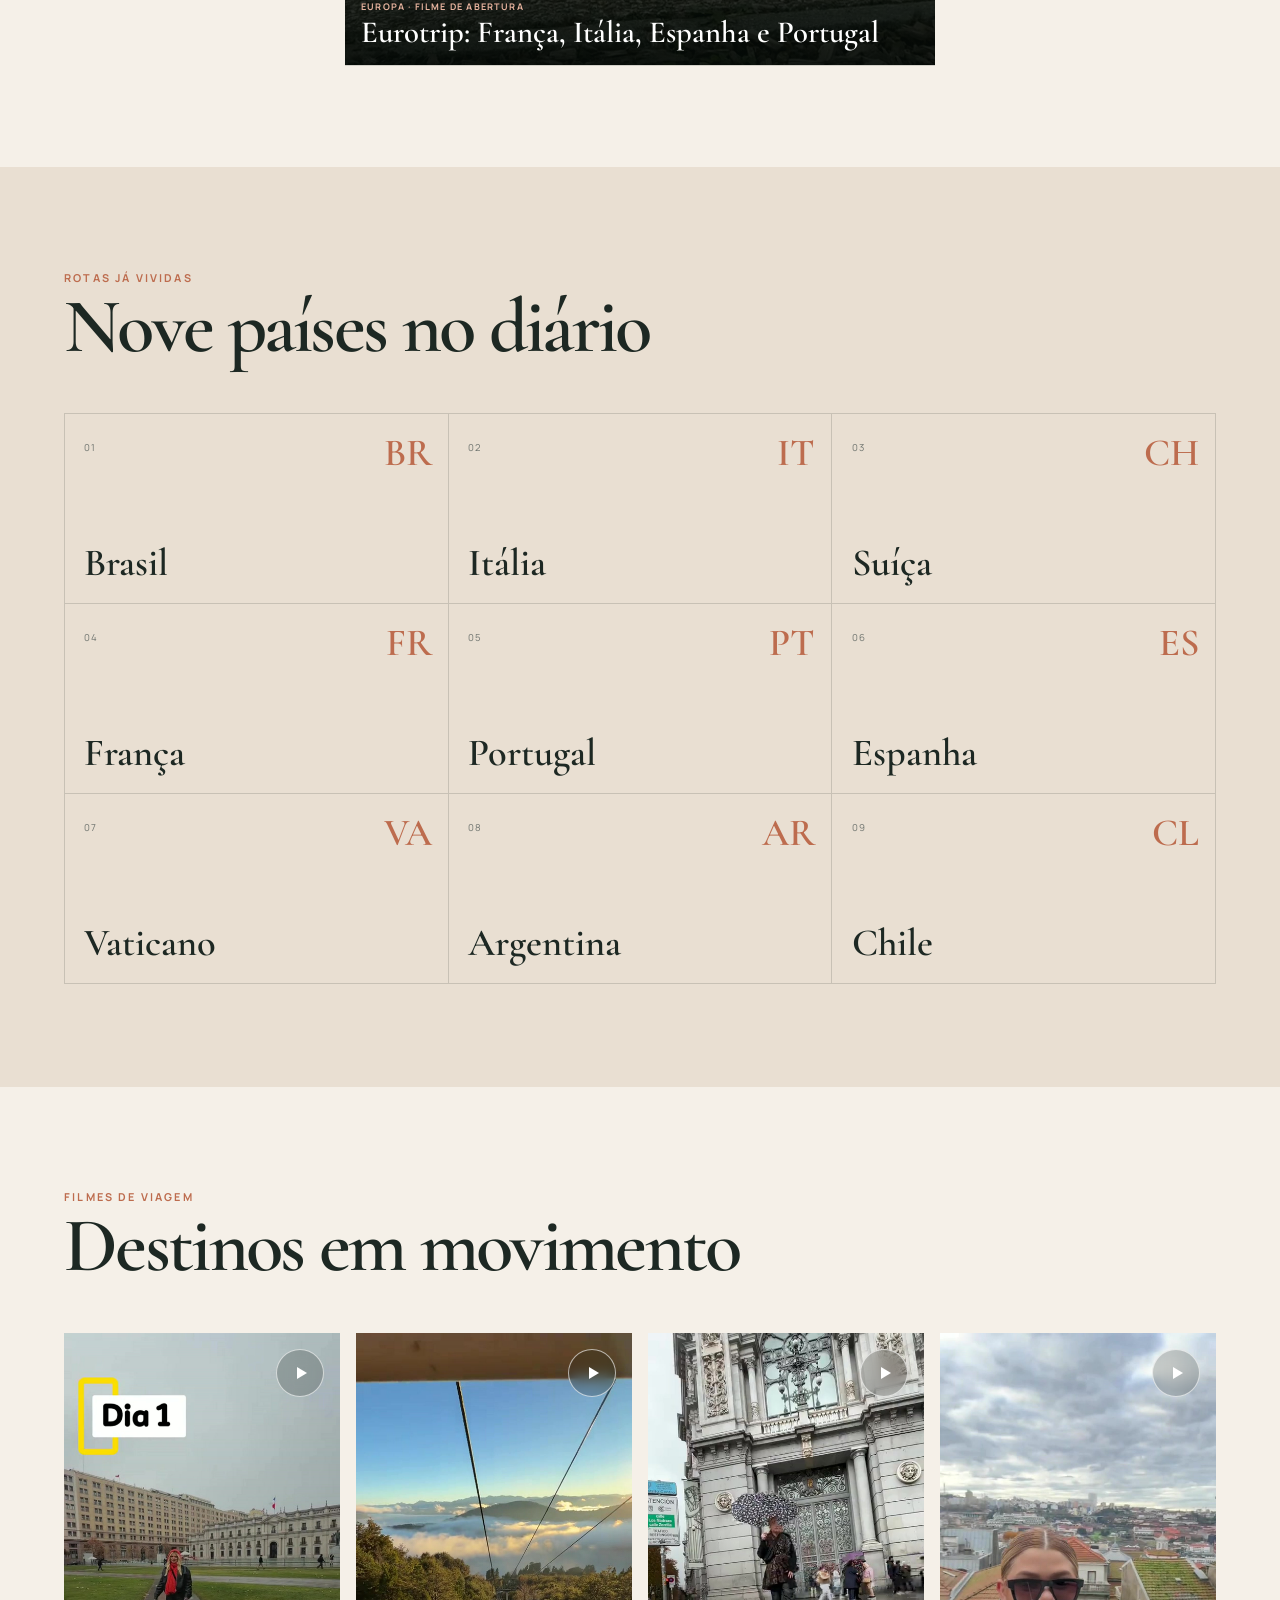
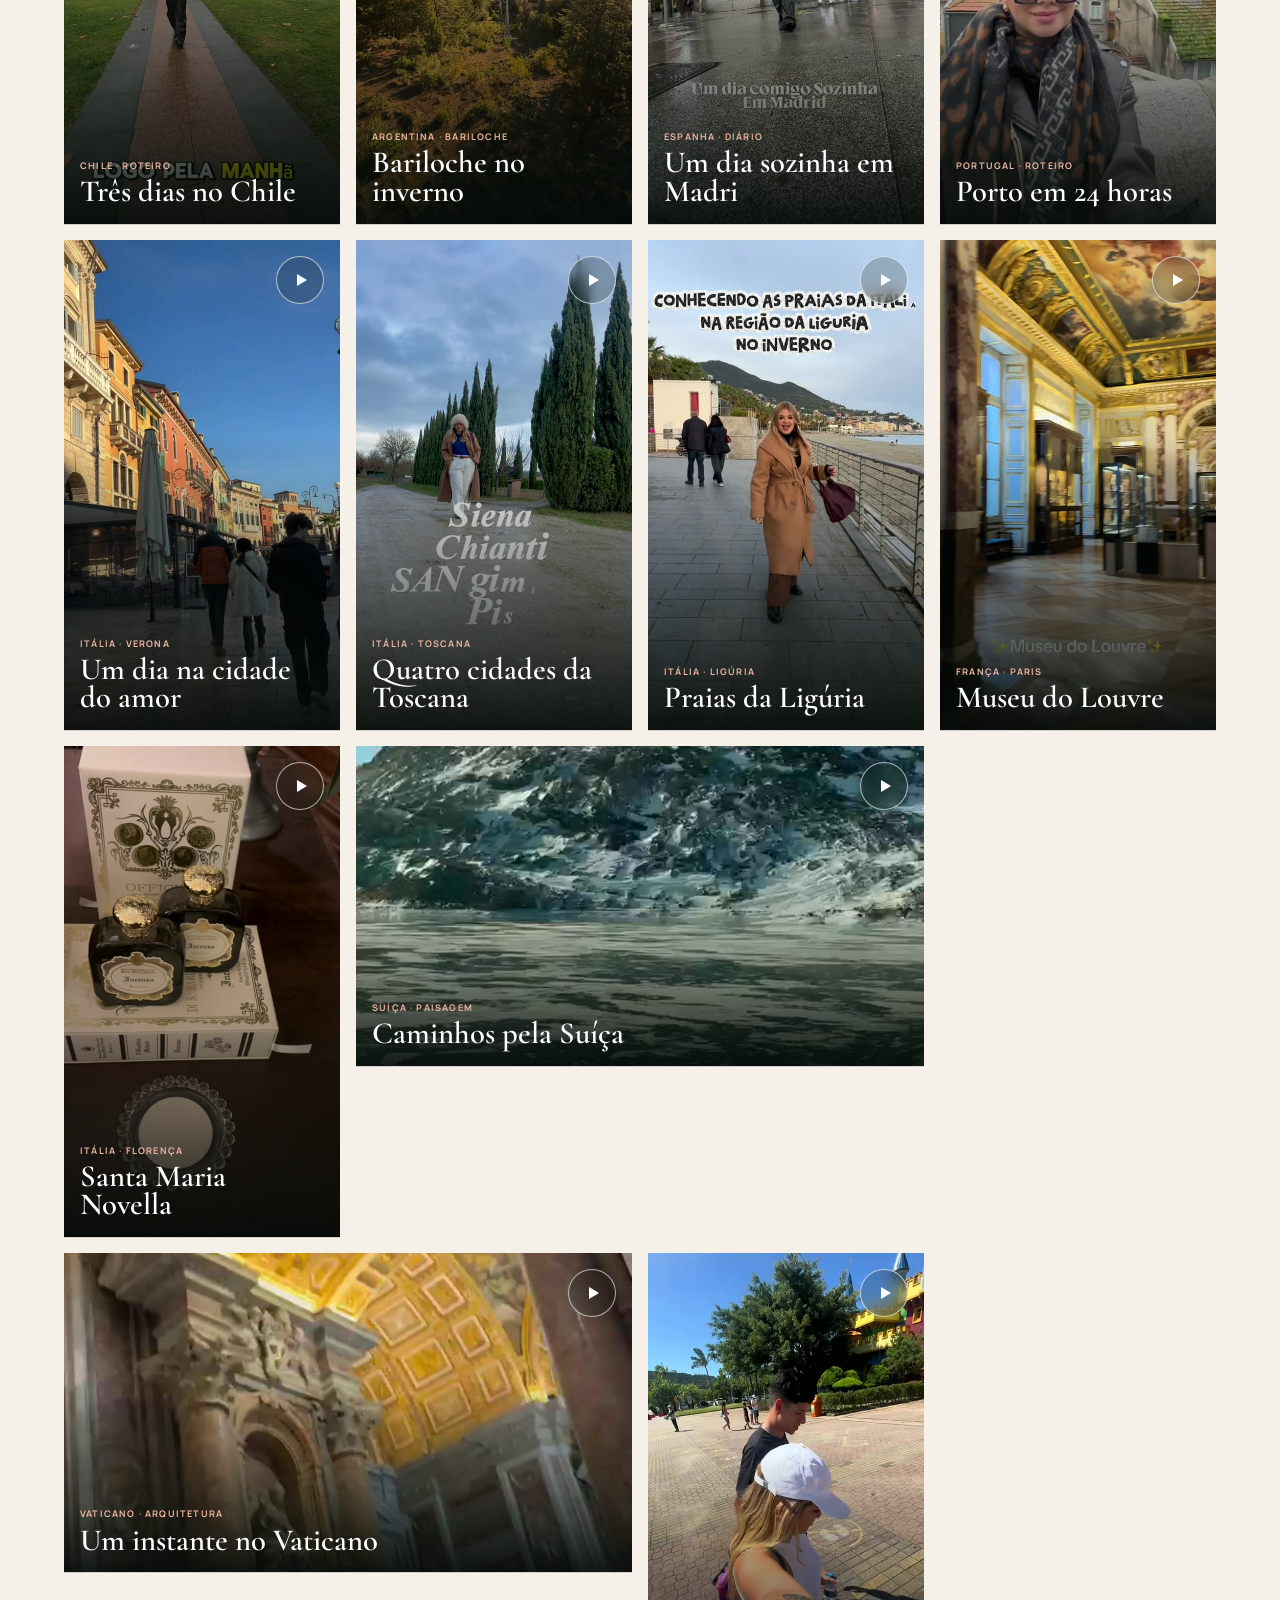
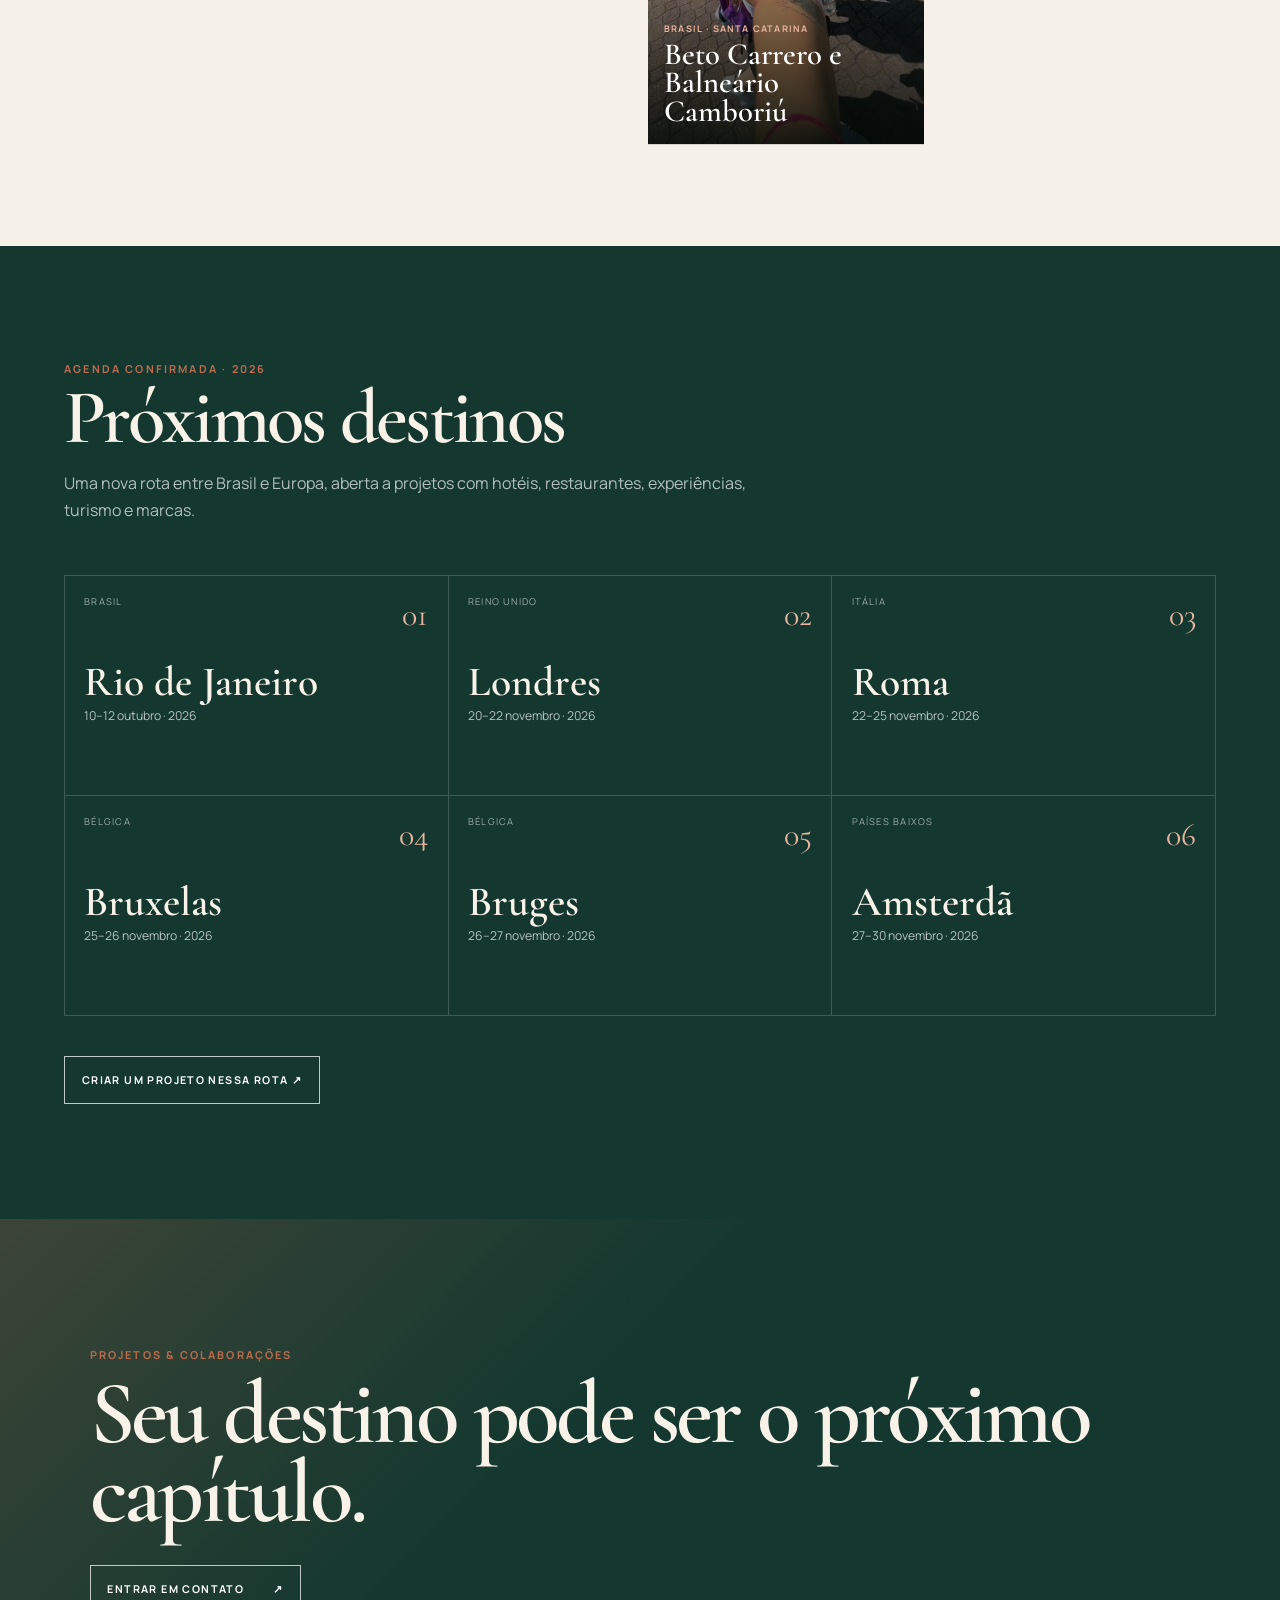
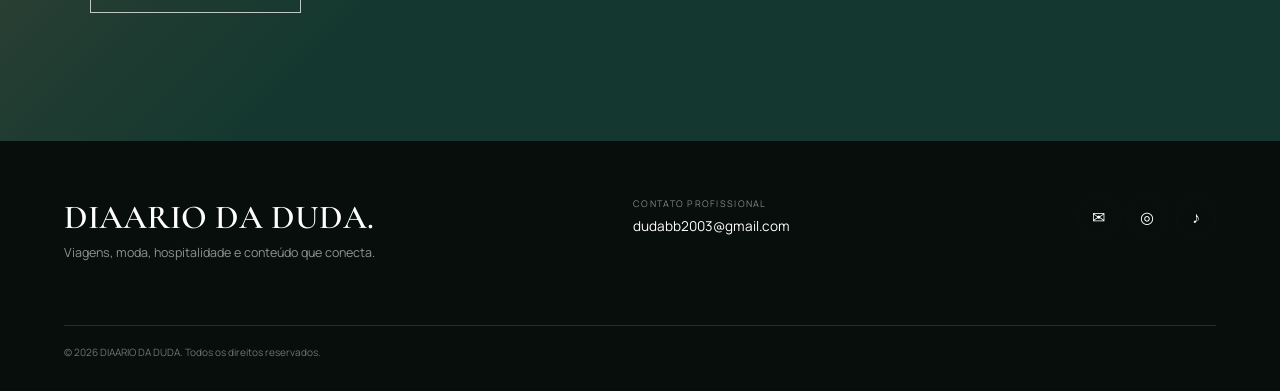
<file: viagens.html>
<!doctype html><html lang="pt-BR" data-theme="light"><head><meta charset="utf-8"><meta name="viewport" content="width=device-width,initial-scale=1"><meta name="description" content="Viagens e próximos destinos do DIAARIO DA DUDA."><title>Viagens | DIAARIO DA DUDA</title><link rel="icon" href="assets/favicon.svg"><link rel="stylesheet" href="css/style.css"><script>try{document.documentElement.dataset.theme=localStorage.getItem('duda-theme')||'light'}catch(e){}</script></head><body data-page="travel"><div id="app"></div><script src="js/script.js"></script></body></html>
</file>
<file: css/style.css>
@import url("https://fonts.googleapis.com/css2?family=Cormorant+Garamond:wght@500;600;700&family=Manrope:wght@400;500;600;700&display=swap");

:root {
  --bg: #f5f0e8;
  --surface: #fffaf3;
  --surface-alt: #e9dfd2;
  --text: #1d2823;
  --muted: #6f746f;
  --line: rgba(29, 40, 35, 0.16);
  --accent: #bd6c4e;
  --accent-soft: #e8b49f;
  --deep: #14382f;
  --deep-text: #f8f2e9;
  --shadow: 0 22px 70px rgba(30, 27, 23, 0.14);
  --display: "Cormorant Garamond", Georgia, serif;
  --body: "Manrope", Arial, sans-serif;
  color-scheme: light;
}

html[data-theme="dark"] {
  --bg: #111713;
  --surface: #19221d;
  --surface-alt: #223027;
  --text: #f3eee6;
  --muted: #b3bab4;
  --line: rgba(243, 238, 230, 0.16);
  --accent: #e09474;
  --accent-soft: #713f31;
  --deep: #09110e;
  --deep-text: #f5eee5;
  --shadow: 0 24px 78px rgba(0, 0, 0, 0.34);
  color-scheme: dark;
}

* { box-sizing: border-box; }
html { scroll-behavior: smooth; overflow-x: hidden; }
body { margin: 0; min-width: 0; overflow-x: hidden; background: var(--bg); color: var(--text); font-family: var(--body); -webkit-font-smoothing: antialiased; transition: background 220ms ease, color 220ms ease; }
a { color: inherit; text-decoration: none; }
button, a { -webkit-tap-highlight-color: transparent; }
button { font: inherit; }
img { display: block; max-width: 100%; }
main { width: 100%; min-width: 0; }

.eyebrow { margin: 0; color: var(--accent); font-size: .68rem; font-weight: 700; letter-spacing: .2em; line-height: 1.5; text-transform: uppercase; }
.button { display: inline-flex; min-height: 48px; align-items: center; justify-content: space-between; gap: 1.8rem; padding: .85rem 1.05rem; border: 1px solid currentColor; background: transparent; color: inherit; font-size: .67rem; font-weight: 700; letter-spacing: .13em; text-transform: uppercase; transition: transform 180ms ease, background 180ms ease, color 180ms ease; }
.button:hover, .button:focus-visible { transform: translateY(-2px); }
.button--light { border-color: rgba(255,255,255,.72); color: white; }
.button--light:hover, .button--light:focus-visible { background: white; color: #17221d; }
.button--ghost { border-color: rgba(255,255,255,.42); background: rgba(255,255,255,.08); color: white; backdrop-filter: blur(12px); }
.text-link { display: inline-block; margin-top: 2.2rem; border-bottom: 1px solid currentColor; padding-bottom: .35rem; font-size: .7rem; font-weight: 700; letter-spacing: .12em; text-transform: uppercase; }

.site-header { position: sticky; top: 0; z-index: 80; display: grid; min-height: 72px; grid-template-columns: auto 1fr auto; align-items: center; gap: clamp(1rem, 3vw, 3rem); padding: .7rem clamp(1rem, 4vw, 4.5rem); border-bottom: 1px solid var(--line); background: color-mix(in srgb, var(--bg) 88%, transparent); backdrop-filter: blur(18px); }
.site-brand { white-space: nowrap; font-family: var(--display); font-size: 1.45rem; font-weight: 700; letter-spacing: .045em; }
.site-brand span { color: var(--accent); }
.site-nav { display: flex; justify-content: center; gap: clamp(.75rem, 1.5vw, 1.7rem); }
.site-nav a { position: relative; white-space: nowrap; font-size: .62rem; font-weight: 700; letter-spacing: .1em; text-transform: uppercase; }
.site-nav a::after { position: absolute; right: 0; bottom: -.45rem; left: 0; height: 1px; background: var(--accent); content: ""; transform: scaleX(0); transition: transform 180ms ease; }
.site-nav a:hover::after, .site-nav a:focus-visible::after { transform: scaleX(1); }
.header-tools { display: flex; align-items: center; gap: .55rem; }
.language-switcher { display: flex; overflow: hidden; border: 1px solid var(--line); border-radius: 999px; background: var(--surface); }
.language-switcher button { width: 37px; min-height: 34px; border: 0; background: transparent; color: var(--muted); cursor: pointer; font-size: .58rem; font-weight: 700; letter-spacing: .06em; }
.language-switcher button.is-active { background: var(--text); color: var(--bg); }
.theme-toggle, .menu-button { display: grid; width: 38px; height: 38px; place-items: center; border: 1px solid var(--line); border-radius: 50%; background: var(--surface); color: var(--text); cursor: pointer; font-size: 1.05rem; }
.menu-button { display: none; }
.menu-button span { display: block; width: 17px; height: 1px; margin: 3px auto; background: currentColor; transition: transform 180ms ease; }
.menu-button.is-open span:first-child { transform: translateY(3.5px) rotate(45deg); }
.menu-button.is-open span:last-child { transform: translateY(-3.5px) rotate(-45deg); }

.social-links { display: flex; gap: .55rem; }
.social-links a { display: grid; width: 40px; height: 40px; place-items: center; border: 1px solid var(--line); border-radius: 50%; transition: background 180ms ease, color 180ms ease; }
.social-links svg { width: 18px; fill: none; stroke: currentColor; stroke-linecap: round; stroke-linejoin: round; stroke-width: 1.5; }
.social-links .icon-fill { fill: currentColor; stroke: none; }
.social-links--light a { border-color: rgba(255,255,255,.5); color: white; }
.social-links a:hover, .social-links a:focus-visible { background: var(--text); color: var(--bg); }
.social-links--light a:hover, .social-links--light a:focus-visible { background: white; color: #17221d; }

.home-hero { position: relative; display: flex; min-height: calc(100svh - 72px); align-items: flex-end; overflow: hidden; background: #27342f; color: white; }
.home-hero > img { position: absolute; inset: 0; width: 100%; height: 100%; object-fit: cover; object-position: 64% 42%; }
.home-hero-shade { position: absolute; inset: 0; background: linear-gradient(90deg, rgba(8,18,14,.94) 0%, rgba(8,18,14,.76) 38%, rgba(8,18,14,.12) 73%), linear-gradient(0deg, rgba(5,10,8,.55), transparent 54%); }
.home-hero-copy { position: relative; z-index: 2; width: min(730px, 62vw); padding: 10vh 0 11vh clamp(1.2rem, 6vw, 7rem); }
.home-hero-copy h1 { margin: .55rem 0 .2rem; font-family: var(--display); font-size: clamp(7.5rem, 17vw, 15rem); font-weight: 600; letter-spacing: -.055em; line-height: .72; }
.home-hero-copy > strong { display: block; margin-top: 1.8rem; font-size: clamp(.72rem, 1vw, .92rem); letter-spacing: .13em; text-transform: uppercase; }
.home-hero-copy > p:last-of-type { max-width: 540px; margin: 1rem 0 0; color: rgba(255,255,255,.76); font-size: clamp(1rem, 1.45vw, 1.25rem); line-height: 1.65; }
.hero-actions { display: flex; flex-wrap: wrap; gap: .8rem; margin-top: 2.3rem; }
.home-hero-social { position: absolute; right: clamp(1rem, 4vw, 4rem); bottom: 2.4rem; z-index: 3; }

.page-hero { display: grid; min-height: 480px; align-content: end; padding: clamp(6rem, 12vw, 10rem) clamp(1rem, 6vw, 7rem) clamp(4rem, 7vw, 6rem); background: radial-gradient(circle at 86% 20%, color-mix(in srgb, var(--accent) 34%, transparent), transparent 25%), var(--deep); color: var(--deep-text); }
.page-hero h1 { max-width: 1100px; margin: .5rem 0 1.2rem; font-family: var(--display); font-size: clamp(5.2rem, 13vw, 11rem); font-weight: 600; letter-spacing: -.045em; line-height: .75; text-transform: uppercase; }
.page-hero > p:last-child { max-width: 720px; margin: 0; color: color-mix(in srgb, var(--deep-text) 74%, transparent); font-size: clamp(1rem, 1.4vw, 1.25rem); line-height: 1.7; }

.section-shell, .partners-band, .next-destinations-preview, .partnership-grid-section { padding: clamp(4.5rem, 8vw, 8rem) clamp(1rem, 5vw, 6rem); }
.section-shell--tint { background: var(--surface-alt); }
.section-heading { max-width: 920px; margin-bottom: clamp(2.2rem, 4vw, 4rem); }
.section-heading h2 { margin: .35rem 0 0; font-family: var(--display); font-size: clamp(3rem, 6vw, 6.2rem); font-weight: 600; letter-spacing: -.035em; line-height: .92; }
.section-description { max-width: 730px; margin: 1rem 0 0; color: var(--muted); font-size: 1rem; line-height: 1.7; }

.universe-grid { display: grid; grid-template-columns: repeat(4, minmax(0, 1fr)); gap: 1rem; }
.universe-card { position: relative; min-width: 0; aspect-ratio: 3/4; overflow: hidden; background: #29332e; color: white; }
.universe-card img { width: 100%; height: 100%; object-fit: cover; transition: transform 650ms cubic-bezier(.2,.75,.2,1); }
.universe-shade { position: absolute; inset: 0; background: linear-gradient(0deg, rgba(4,10,7,.9), rgba(4,10,7,.08) 65%); }
.universe-card > small { position: absolute; top: 1rem; left: 1rem; font-size: .65rem; letter-spacing: .16em; }
.universe-card > div { position: absolute; right: 1.2rem; bottom: 1.2rem; left: 1.2rem; }
.universe-card h3 { margin: 0; font-family: var(--display); font-size: clamp(2.1rem, 3.2vw, 3.7rem); font-weight: 600; line-height: .9; }
.universe-card p { margin: .55rem 0 0; color: rgba(255,255,255,.72); font-size: .8rem; line-height: 1.5; }
.universe-card b { position: absolute; top: 1rem; right: 1rem; font-weight: 400; }
.universe-card:hover img, .universe-card:focus-visible img { transform: scale(1.045); }

.video-gallery { display: grid; grid-template-columns: repeat(4, minmax(0, 1fr)); gap: 1rem; align-items: start; }
.video-gallery--feature { grid-template-columns: minmax(0, 590px); justify-content: center; }
.video-card { position: relative; width: 100%; min-width: 0; aspect-ratio: 9/16; overflow: hidden; border: 0; background: #252d29; color: white; cursor: pointer; padding: 0; text-align: left; box-shadow: 0 1px 0 var(--line); }
.video-card.is-landscape { grid-column: span 2; aspect-ratio: 16/9; }
.video-card img { width: 100%; height: 100%; object-fit: cover; transition: transform 650ms cubic-bezier(.2,.75,.2,1), filter 250ms ease; }
.video-card-overlay { position: absolute; inset: 0; background: linear-gradient(0deg, rgba(4,10,7,.92), transparent 60%); }
.video-play { position: absolute; top: 1rem; right: 1rem; display: grid; width: 48px; height: 48px; place-items: center; border: 1px solid rgba(255,255,255,.62); border-radius: 50%; background: rgba(15,22,18,.2); backdrop-filter: blur(8px); }
.video-play i { width: 0; height: 0; margin-left: 3px; border-top: 6px solid transparent; border-bottom: 6px solid transparent; border-left: 10px solid white; }
.video-card-copy { position: absolute; right: 1rem; bottom: 1.1rem; left: 1rem; display: flex; flex-direction: column; gap: .38rem; }
.video-card-copy small { color: var(--accent-soft); font-size: .57rem; font-style: normal; font-weight: 700; letter-spacing: .13em; text-transform: uppercase; }
.video-card-copy strong { font-family: var(--display); font-size: clamp(1.55rem, 2.4vw, 2.55rem); font-weight: 600; line-height: .92; }
.video-card-copy em { color: rgba(255,255,255,.7); font-size: .72rem; font-style: normal; }
.video-card:hover img, .video-card:focus-visible img { transform: scale(1.035); filter: saturate(1.08); }

.video-modal-backdrop { position: fixed; inset: 0; z-index: 120; display: grid; place-items: center; padding: 1rem; background: rgba(3,7,5,.88); backdrop-filter: blur(12px); }
.video-modal { position: relative; display: grid; width: min(94vw, 950px); max-height: 94svh; grid-template-columns: minmax(0, 1fr); overflow: hidden; border: 1px solid rgba(255,255,255,.18); background: #070908; color: white; box-shadow: 0 30px 100px rgba(0,0,0,.55); }
.video-modal video { width: 100%; max-height: 82svh; background: black; object-fit: contain; }
.video-modal-close { position: absolute; top: .75rem; right: .75rem; z-index: 2; display: grid; width: 42px; height: 42px; place-items: center; border: 1px solid rgba(255,255,255,.55); border-radius: 50%; background: rgba(0,0,0,.48); color: white; cursor: pointer; font-size: 1.7rem; line-height: 1; }
.video-modal-caption { display: flex; align-items: baseline; justify-content: space-between; gap: 1rem; padding: .85rem 1rem; }
.video-modal-caption small { color: var(--accent-soft); font-size: .58rem; letter-spacing: .13em; text-transform: uppercase; }
.video-modal-caption strong { font-family: var(--display); font-size: 1.35rem; font-weight: 600; }

.partners-band { background: var(--surface); text-align: center; }
.partners-band .section-heading { margin-right: auto; margin-left: auto; }
.brand-row { display: grid; grid-template-columns: repeat(3, minmax(0, 1fr)); gap: 1rem; }
.brand-row > img { width: 100%; height: 170px; padding: 2.6rem; border: 1px solid var(--line); background: white; object-fit: contain; }
.next-destinations-preview { background: var(--deep); color: var(--deep-text); }
.next-destinations-preview .section-description { color: rgba(255,255,255,.65); }
.destination-pill-row { display: flex; flex-wrap: wrap; gap: .7rem; margin-bottom: 2rem; }
.destination-pill-row span { padding: .75rem .9rem; border: 1px solid rgba(255,255,255,.22); border-radius: 999px; font-size: .63rem; letter-spacing: .1em; }

.travel-feature { padding-top: 4rem; }
.country-grid { display: grid; grid-template-columns: repeat(3, minmax(0, 1fr)); border-top: 1px solid var(--line); border-left: 1px solid var(--line); }
.country-grid article { position: relative; min-height: 190px; padding: 1.2rem; border-right: 1px solid var(--line); border-bottom: 1px solid var(--line); }
.country-grid article > span { color: var(--muted); font-size: .6rem; letter-spacing: .12em; }
.country-grid article > strong { position: absolute; top: 1rem; right: 1rem; color: var(--accent); font-family: var(--display); font-size: 2.4rem; font-weight: 600; }
.country-grid h3 { position: absolute; right: 1.2rem; bottom: 1.1rem; left: 1.2rem; margin: 0; font-family: var(--display); font-size: 2.4rem; font-weight: 600; }
.travel-schedule { padding: clamp(5rem, 9vw, 9rem) clamp(1rem, 5vw, 6rem); background: var(--deep); color: var(--deep-text); }
.travel-schedule .section-description { color: rgba(255,255,255,.68); }
.schedule-grid { display: grid; grid-template-columns: repeat(3, minmax(0, 1fr)); margin-bottom: 2.5rem; border-top: 1px solid rgba(255,255,255,.18); border-left: 1px solid rgba(255,255,255,.18); }
.schedule-grid article { min-height: 220px; padding: 1.2rem; border-right: 1px solid rgba(255,255,255,.18); border-bottom: 1px solid rgba(255,255,255,.18); }
.schedule-grid span { float: right; color: var(--accent-soft); font-family: var(--display); font-size: 2rem; }
.schedule-grid small { display: block; color: rgba(255,255,255,.58); font-size: .59rem; letter-spacing: .13em; text-transform: uppercase; }
.schedule-grid h3 { margin: 3.5rem 0 .3rem; font-family: var(--display); font-size: 2.6rem; font-weight: 600; line-height: .9; }
.schedule-grid p { margin: 0; color: rgba(255,255,255,.7); font-size: .76rem; }
.affiliate-section { display: grid; grid-template-columns: minmax(0, 1.05fr) minmax(300px, .65fr); gap: 3rem; align-items: center; padding: clamp(5rem, 9vw, 9rem) clamp(1rem, 6vw, 7rem); background: var(--surface); }
.affiliate-section > div:first-child { display: flex; align-items: flex-start; flex-direction: column; }
.affiliate-section h2 { max-width: 740px; margin: .5rem 0 1rem; font-family: var(--display); font-size: clamp(3.2rem, 6vw, 6rem); font-weight: 600; line-height: .9; }
.affiliate-section p:not(.eyebrow) { max-width: 620px; color: var(--muted); line-height: 1.7; }
.affiliate-section > div > strong { margin: 1rem 0; padding: .7rem 1rem; border: 1px dashed var(--accent); color: var(--accent); font-size: 1.1rem; letter-spacing: .12em; }
.affiliate-section > div > small { max-width: 600px; margin-top: 1rem; color: var(--muted); font-size: .67rem; line-height: 1.5; }
.affiliate-section .video-gallery { grid-template-columns: 1fr; }
.affiliate-section--ugc { background: linear-gradient(135deg, color-mix(in srgb, var(--accent) 12%, var(--surface)), var(--surface) 56%); }
.affiliate-section--ugc .video-gallery { width: min(100%, 430px); justify-self: end; }

.fashion-intro { display: grid; grid-template-columns: minmax(300px, .8fr) minmax(0, 1fr); align-items: stretch; background: var(--surface); }
.fashion-intro > img { width: 100%; height: min(780px, 82vh); object-fit: cover; object-position: center 35%; }
.fashion-intro > div { display: flex; justify-content: center; flex-direction: column; padding: clamp(3rem, 8vw, 8rem); }
.fashion-intro h2 { margin: .5rem 0 1rem; font-family: var(--display); font-size: clamp(3.2rem, 6vw, 6.5rem); font-weight: 600; line-height: .9; }
.fashion-intro > div > p:last-of-type { max-width: 650px; color: var(--muted); line-height: 1.75; }
.fashion-tags { display: flex; flex-wrap: wrap; gap: .6rem; margin-top: 1.5rem; }
.fashion-tags span { padding: .6rem .75rem; border: 1px solid var(--line); border-radius: 999px; font-size: .58rem; letter-spacing: .11em; }
.editorial-quote { display: grid; grid-template-columns: auto minmax(0, 900px); justify-content: center; gap: 2rem; padding: clamp(5rem, 9vw, 9rem) 1rem; background: var(--bg); }
.editorial-quote > span { color: var(--accent); font-family: var(--display); font-size: 2.6rem; }
.editorial-quote blockquote { margin: 0; font-family: var(--display); font-size: clamp(2.8rem, 5vw, 5.5rem); font-weight: 600; line-height: 1; }

.brand-story { padding: clamp(5rem, 9vw, 9rem) clamp(1rem, 5vw, 6rem); }
.brand-story--foto { background: var(--surface); }
.brand-story--tour { background: var(--surface-alt); }
.brand-story-heading { display: grid; grid-template-columns: minmax(180px, 320px) minmax(0, 1fr); gap: 3rem; align-items: center; margin-bottom: 3rem; }
.brand-story-heading > img { width: 100%; height: 150px; padding: 2rem; border: 1px solid var(--line); background: white; object-fit: contain; }
.brand-story-heading h2 { margin: .4rem 0 0; font-family: var(--display); font-size: clamp(3rem, 6vw, 6rem); font-weight: 600; line-height: .9; }
.service-grid { display: grid; grid-template-columns: repeat(4, minmax(0, 1fr)); border-top: 1px solid var(--line); border-left: 1px solid var(--line); }
.service-grid article { min-height: 270px; padding: 1.3rem; border-right: 1px solid var(--line); border-bottom: 1px solid var(--line); }
.service-grid span { color: var(--accent); font-size: .65rem; }
.service-grid h3 { margin: 3.8rem 0 .8rem; font-family: var(--display); font-size: 2.1rem; font-weight: 600; line-height: .95; }
.service-grid p { margin: 0; color: var(--muted); font-size: .82rem; line-height: 1.65; }

.hospitality-group .video-gallery { grid-template-columns: repeat(3, minmax(0, 1fr)); }
.hospitality-group .video-gallery:has(.video-card:nth-child(2):last-child) { grid-template-columns: repeat(2, minmax(0, 430px)); }

.partnership-grid-section { background: var(--surface); }
.partnership-grid { display: grid; grid-template-columns: repeat(3, minmax(0, 1fr)); gap: 1rem; }
.partnership-card { display: flex; min-height: 500px; flex-direction: column; padding: 1.3rem; border: 1px solid var(--line); background: var(--bg); }
.partnership-card > span { color: var(--muted); font-size: .58rem; letter-spacing: .11em; }
.partnership-logo { display: grid; min-height: 190px; place-items: center; margin: 3rem 0 2rem; background: white; }
.partnership-logo img { width: 78%; height: 120px; object-fit: contain; }
.partnership-card h2 { margin: auto 0 .5rem; font-family: var(--display); font-size: 3rem; font-weight: 600; line-height: .9; }
.partnership-card p { color: var(--muted); font-size: .82rem; line-height: 1.65; }
.partnership-card > strong { margin-top: 1rem; color: var(--accent); font-size: .65rem; letter-spacing: .1em; text-transform: uppercase; }
.affiliate-note { display: grid; grid-template-columns: minmax(0, .8fr) minmax(0, 1fr); gap: 3rem; padding: clamp(4rem, 7vw, 7rem) clamp(1rem, 6vw, 7rem); background: var(--surface-alt); }
.affiliate-note h2 { margin: .5rem 0 0; font-family: var(--display); font-size: clamp(2.8rem, 5vw, 5rem); font-weight: 600; line-height: .9; }
.affiliate-note > p { margin: 0; color: var(--muted); line-height: 1.75; }

.about-layout { display: grid; min-height: calc(100svh - 72px); grid-template-columns: minmax(300px, .9fr) minmax(0, 1.1fr); background: var(--surface); }
.about-photo img { width: 100%; height: 100%; min-height: 700px; object-fit: cover; object-position: center 42%; }
.about-copy { display: flex; justify-content: center; flex-direction: column; padding: clamp(3rem, 8vw, 8rem); }
.about-copy h1 { margin: .4rem 0 1.5rem; font-family: var(--display); font-size: clamp(4.4rem, 8vw, 8rem); font-weight: 600; letter-spacing: -.04em; line-height: .78; }
.about-copy > p:not(.eyebrow) { max-width: 650px; color: var(--muted); line-height: 1.75; }
.about-copy .button { align-self: flex-start; margin: 1.1rem 0 1.5rem; }
.about-quote { padding: clamp(5rem, 10vw, 10rem) clamp(1rem, 8vw, 9rem); background: var(--deep); color: var(--deep-text); }
.about-quote > span { color: var(--accent-soft); font-size: .62rem; letter-spacing: .15em; }
.about-quote blockquote { max-width: 1100px; margin: 1.2rem 0 0; font-family: var(--display); font-size: clamp(3rem, 6vw, 6.5rem); font-weight: 600; line-height: .95; }
.about-pillars { display: grid; grid-template-columns: repeat(4, minmax(0, 1fr)); padding: clamp(4rem, 7vw, 7rem) clamp(1rem, 5vw, 6rem); }
.about-pillars article { min-height: 270px; padding: 1.2rem; border-top: 1px solid var(--line); border-right: 1px solid var(--line); border-bottom: 1px solid var(--line); }
.about-pillars article:first-child { border-left: 1px solid var(--line); }
.about-pillars span { color: var(--accent); font-size: .63rem; }
.about-pillars h2 { margin: 4rem 0 .7rem; font-family: var(--display); font-size: 2.4rem; font-weight: 600; }
.about-pillars p { margin: 0; color: var(--muted); font-size: .8rem; line-height: 1.6; }

.contact-cta { display: flex; min-height: 480px; align-items: flex-start; justify-content: center; flex-direction: column; padding: clamp(5rem, 10vw, 10rem) clamp(1rem, 7vw, 8rem); background: linear-gradient(135deg, color-mix(in srgb, var(--accent) 24%, transparent), transparent 42%), var(--deep); color: var(--deep-text); }
.contact-cta h2 { max-width: 1020px; margin: .7rem 0 2rem; font-family: var(--display); font-size: clamp(3.6rem, 7vw, 7.5rem); font-weight: 600; letter-spacing: -.04em; line-height: .88; }
.site-footer { display: grid; grid-template-columns: 1.3fr 1fr auto; gap: 2rem; align-items: start; padding: 3.5rem clamp(1rem, 5vw, 6rem) 2rem; background: #080e0b; color: white; }
.footer-mark { margin: 0; font-family: var(--display); font-size: 2.1rem; font-weight: 600; }
.site-footer > div > p:last-child { margin: .4rem 0 0; color: rgba(255,255,255,.55); font-size: .78rem; }
.footer-contact { display: flex; flex-direction: column; gap: .45rem; }
.footer-contact span { color: rgba(255,255,255,.5); font-size: .57rem; letter-spacing: .14em; text-transform: uppercase; }
.footer-contact a { font-size: .85rem; }
.footer-legal { grid-column: 1/-1; margin: 2rem 0 0; padding-top: 1.2rem; border-top: 1px solid rgba(255,255,255,.12); color: rgba(255,255,255,.42); font-size: .63rem; }

@media (max-width: 1100px) {
  .site-header { grid-template-columns: auto 1fr auto; }
  .site-nav { position: fixed; top: 72px; right: 0; left: 0; display: none; padding: 1.2rem; border-bottom: 1px solid var(--line); background: var(--surface); box-shadow: var(--shadow); }
  .site-nav.is-open { display: grid; grid-template-columns: repeat(4, 1fr); gap: 0; }
  .site-nav a { padding: 1rem; border-bottom: 1px solid var(--line); text-align: center; }
  .menu-button { display: block; }
  .universe-grid, .video-gallery, .service-grid, .about-pillars { grid-template-columns: repeat(2, minmax(0, 1fr)); }
  .partnership-grid { grid-template-columns: repeat(2, minmax(0, 1fr)); }
  .hospitality-group .video-gallery { grid-template-columns: repeat(2, minmax(0, 1fr)); }
}

@media (max-width: 760px) {
  .site-header { min-height: 64px; grid-template-columns: minmax(0, 1fr) auto; padding: .65rem .75rem; }
  .site-brand { overflow: hidden; font-size: 1.08rem; text-overflow: ellipsis; }
  .header-tools { gap: .35rem; }
  .language-switcher button { width: 32px; min-height: 32px; font-size: .53rem; }
  .theme-toggle, .menu-button { width: 34px; height: 34px; }
  .site-nav { top: 64px; grid-template-columns: 1fr 1fr !important; }
  .home-hero { min-height: calc(100svh - 64px); align-items: flex-end; }
  .home-hero > img { object-position: 62% center; }
  .home-hero-shade { background: linear-gradient(0deg, rgba(6,14,10,.96) 0%, rgba(6,14,10,.72) 50%, rgba(6,14,10,.12) 85%); }
  .home-hero-copy { width: 100%; padding: 5rem 1rem 5.5rem; }
  .home-hero-copy h1 { font-size: clamp(6.4rem, 34vw, 9rem); }
  .home-hero-copy > strong { margin-top: 1.2rem; font-size: .65rem; }
  .home-hero-social { display: none; }
  .hero-actions { gap: .6rem; }
  .hero-actions .button { width: 100%; }
  .page-hero { min-height: 390px; padding: 6rem 1rem 3rem; }
  .page-hero h1 { font-size: clamp(4.6rem, 24vw, 7rem); }
  .section-shell, .partners-band, .next-destinations-preview, .partnership-grid-section { padding-right: 1rem; padding-left: 1rem; }
  .universe-grid, .video-gallery, .country-grid, .schedule-grid, .brand-row, .partnership-grid, .service-grid, .about-pillars, .hospitality-group .video-gallery, .hospitality-group .video-gallery:has(.video-card:nth-child(2):last-child) { grid-template-columns: 1fr; }
  .universe-card { aspect-ratio: 4/5; }
  .video-card.is-landscape { grid-column: auto; }
  .video-gallery--feature { grid-template-columns: minmax(0, 1fr); }
  .country-grid, .schedule-grid { border-left: 0; }
  .country-grid article, .schedule-grid article { min-height: 170px; border-left: 1px solid var(--line); }
  .schedule-grid article { border-color: rgba(255,255,255,.18); }
  .travel-schedule { padding-right: 1rem; padding-left: 1rem; }
  .affiliate-section, .fashion-intro, .brand-story-heading, .affiliate-note, .about-layout { grid-template-columns: 1fr; }
  .affiliate-section { gap: 2.5rem; padding-right: 1rem; padding-left: 1rem; }
  .fashion-intro > img { height: 74svh; }
  .fashion-intro > div { padding: 4rem 1rem; }
  .editorial-quote { grid-template-columns: 1fr; gap: .8rem; }
  .brand-story { padding-right: 1rem; padding-left: 1rem; }
  .brand-story-heading { gap: 1.5rem; }
  .brand-story-heading > img { max-width: 330px; }
  .partnership-card { min-height: 440px; }
  .about-photo img { min-height: 0; height: 72svh; }
  .about-copy { padding: 4rem 1rem; }
  .about-pillars article { border-left: 1px solid var(--line); }
  .site-footer { grid-template-columns: 1fr; }
  .footer-legal { grid-column: auto; }
  .video-modal-caption { align-items: flex-start; flex-direction: column; }
}

@media (max-width: 420px) {
  .site-header { column-gap: .35rem; }
  .site-brand { max-width: none; overflow: visible; font-size: .82rem; letter-spacing: .02em; text-overflow: clip; }
  .language-switcher button { width: 29px; }
  .theme-toggle, .menu-button { width: 32px; height: 32px; }
  .home-hero-copy h1 { font-size: 6.2rem; }
  .button { min-width: 0; width: 100%; }
}

@media (prefers-reduced-motion: reduce) {
  html { scroll-behavior: auto; }
  *, *::before, *::after { scroll-behavior: auto !important; transition-duration: .01ms !important; animation-duration: .01ms !important; }
}
</file>
